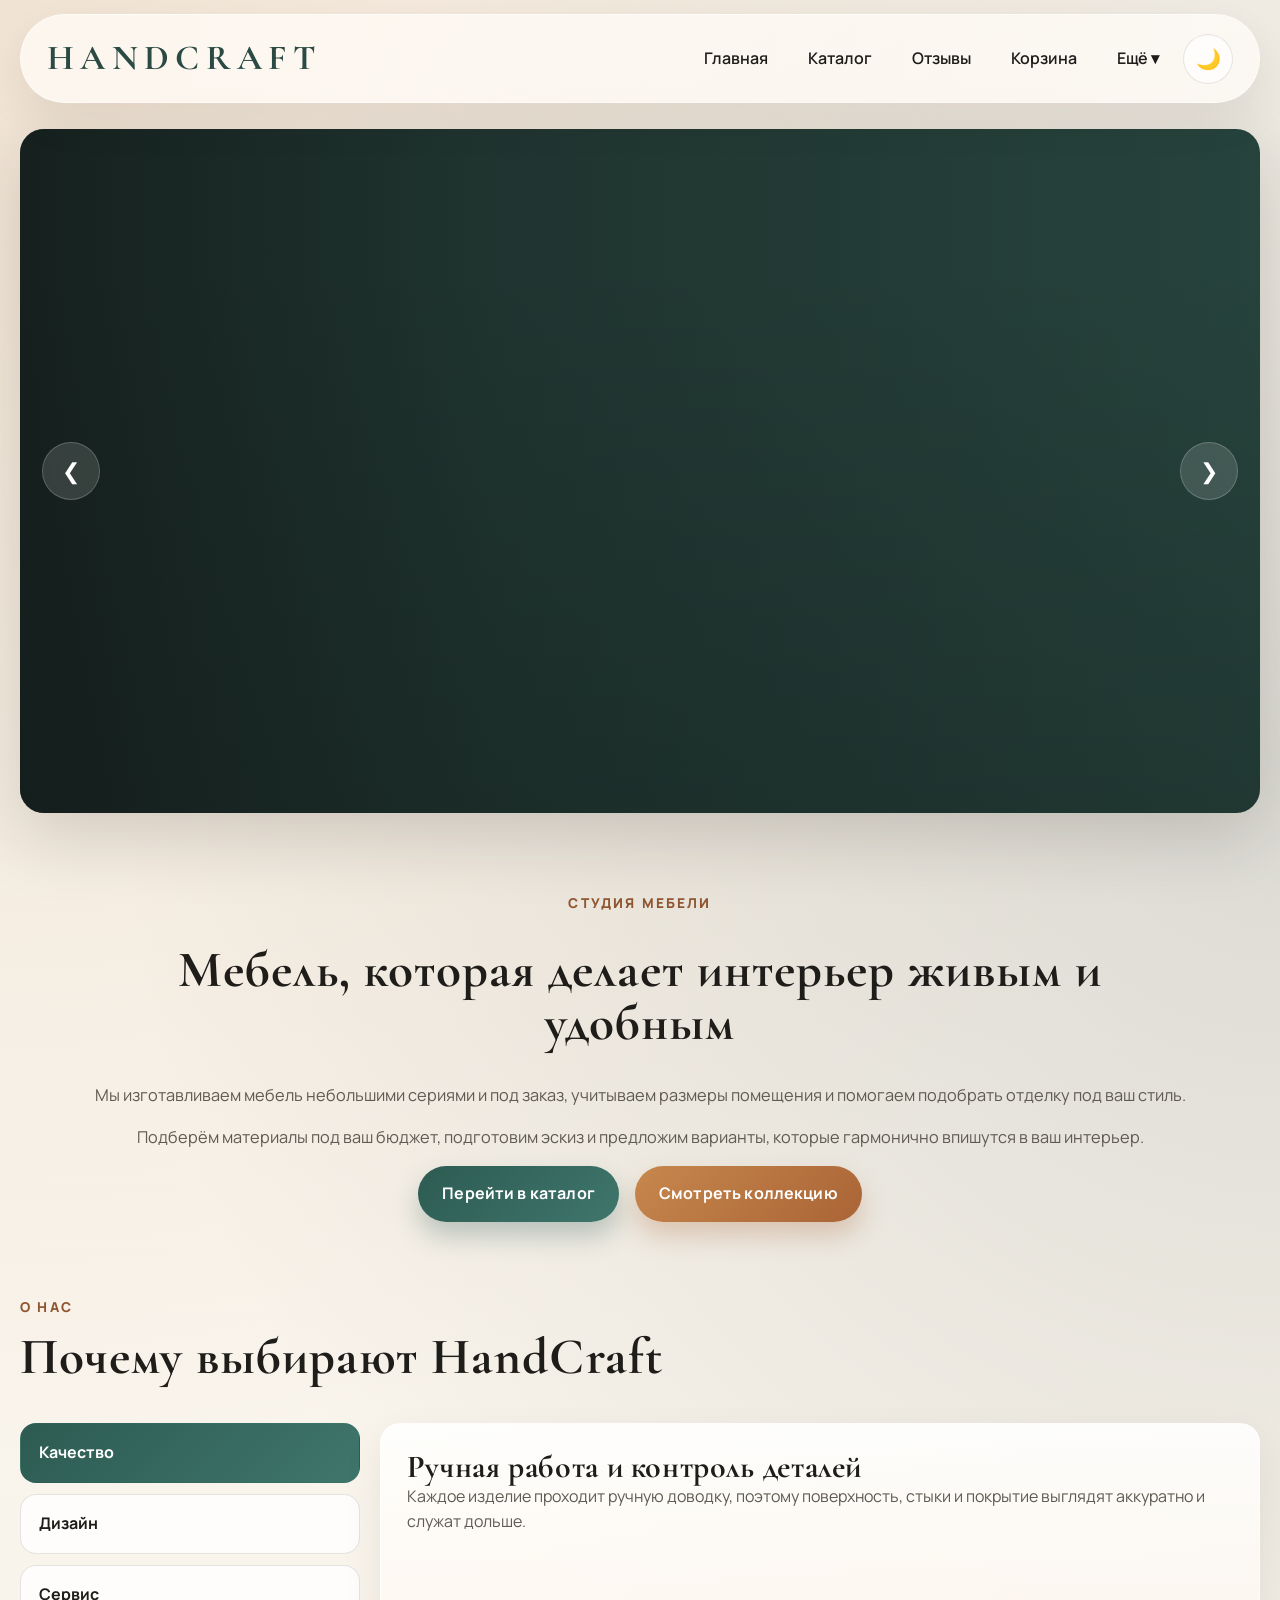
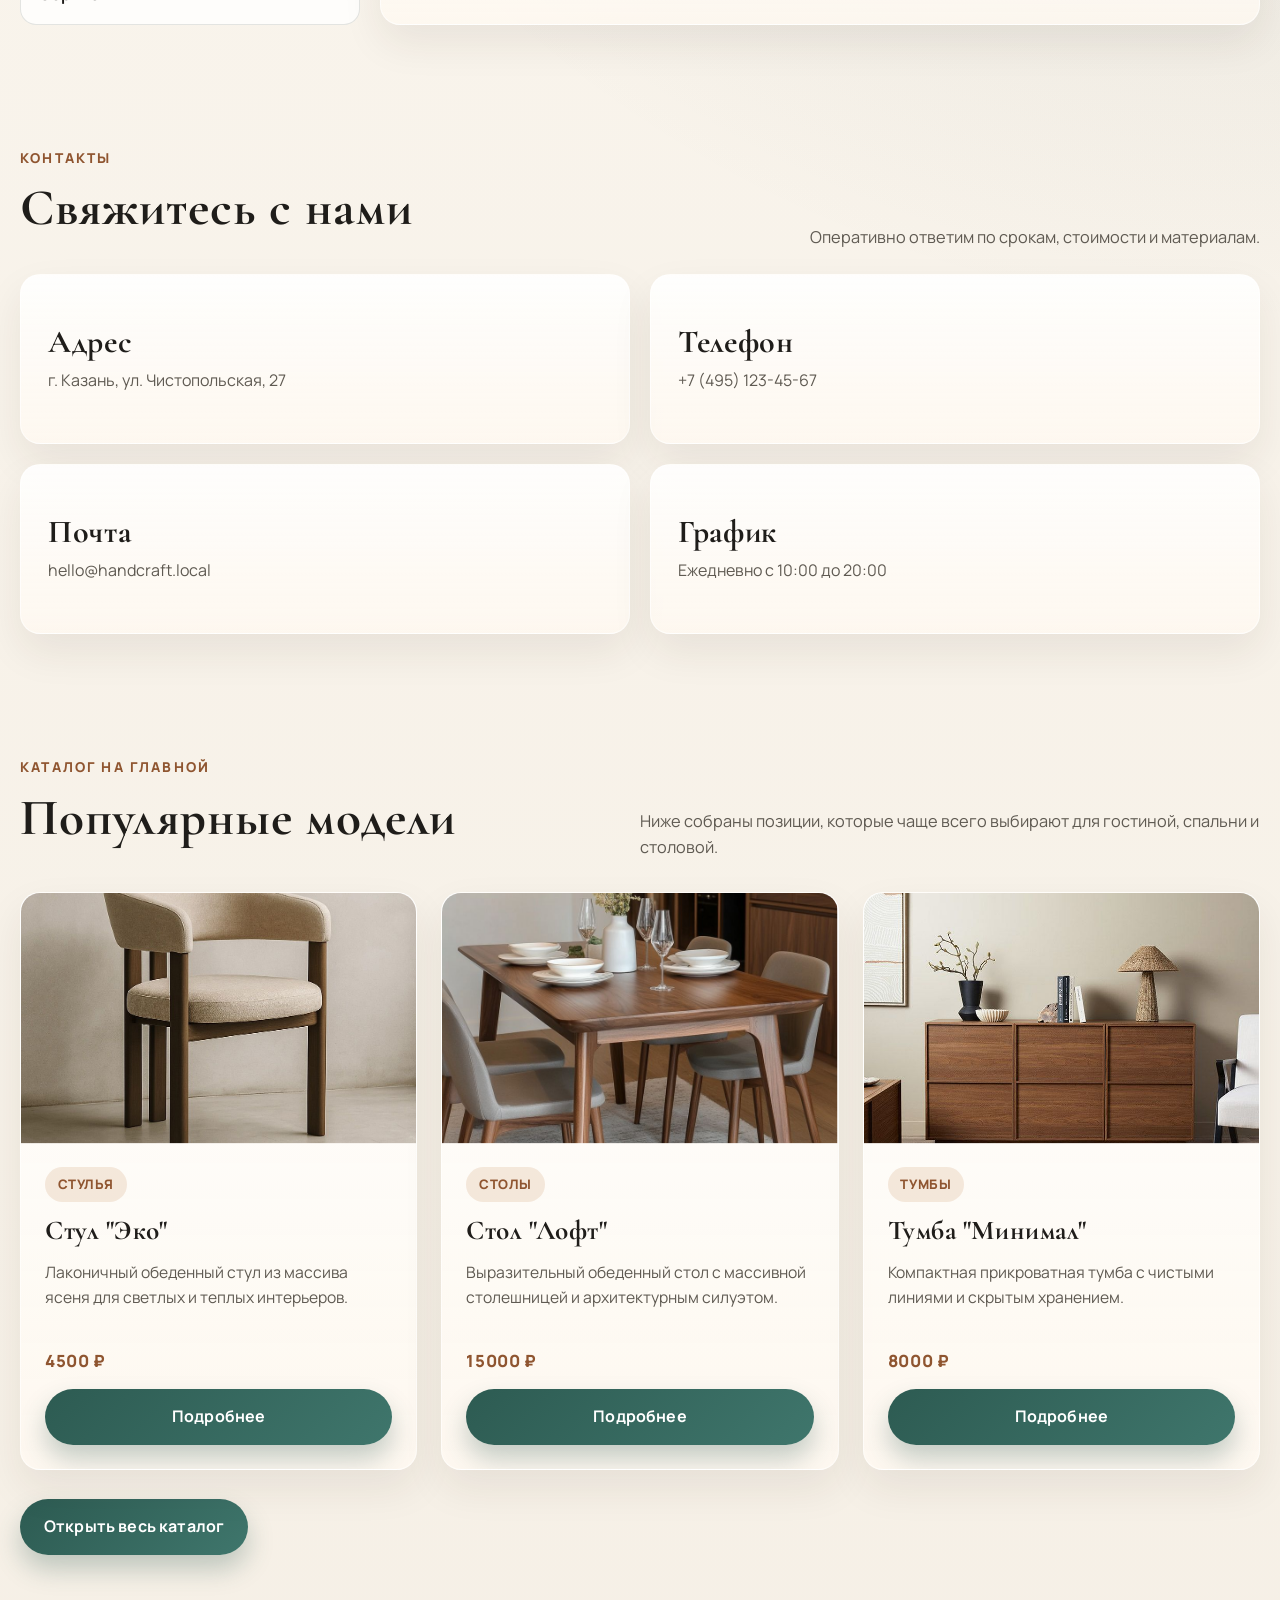
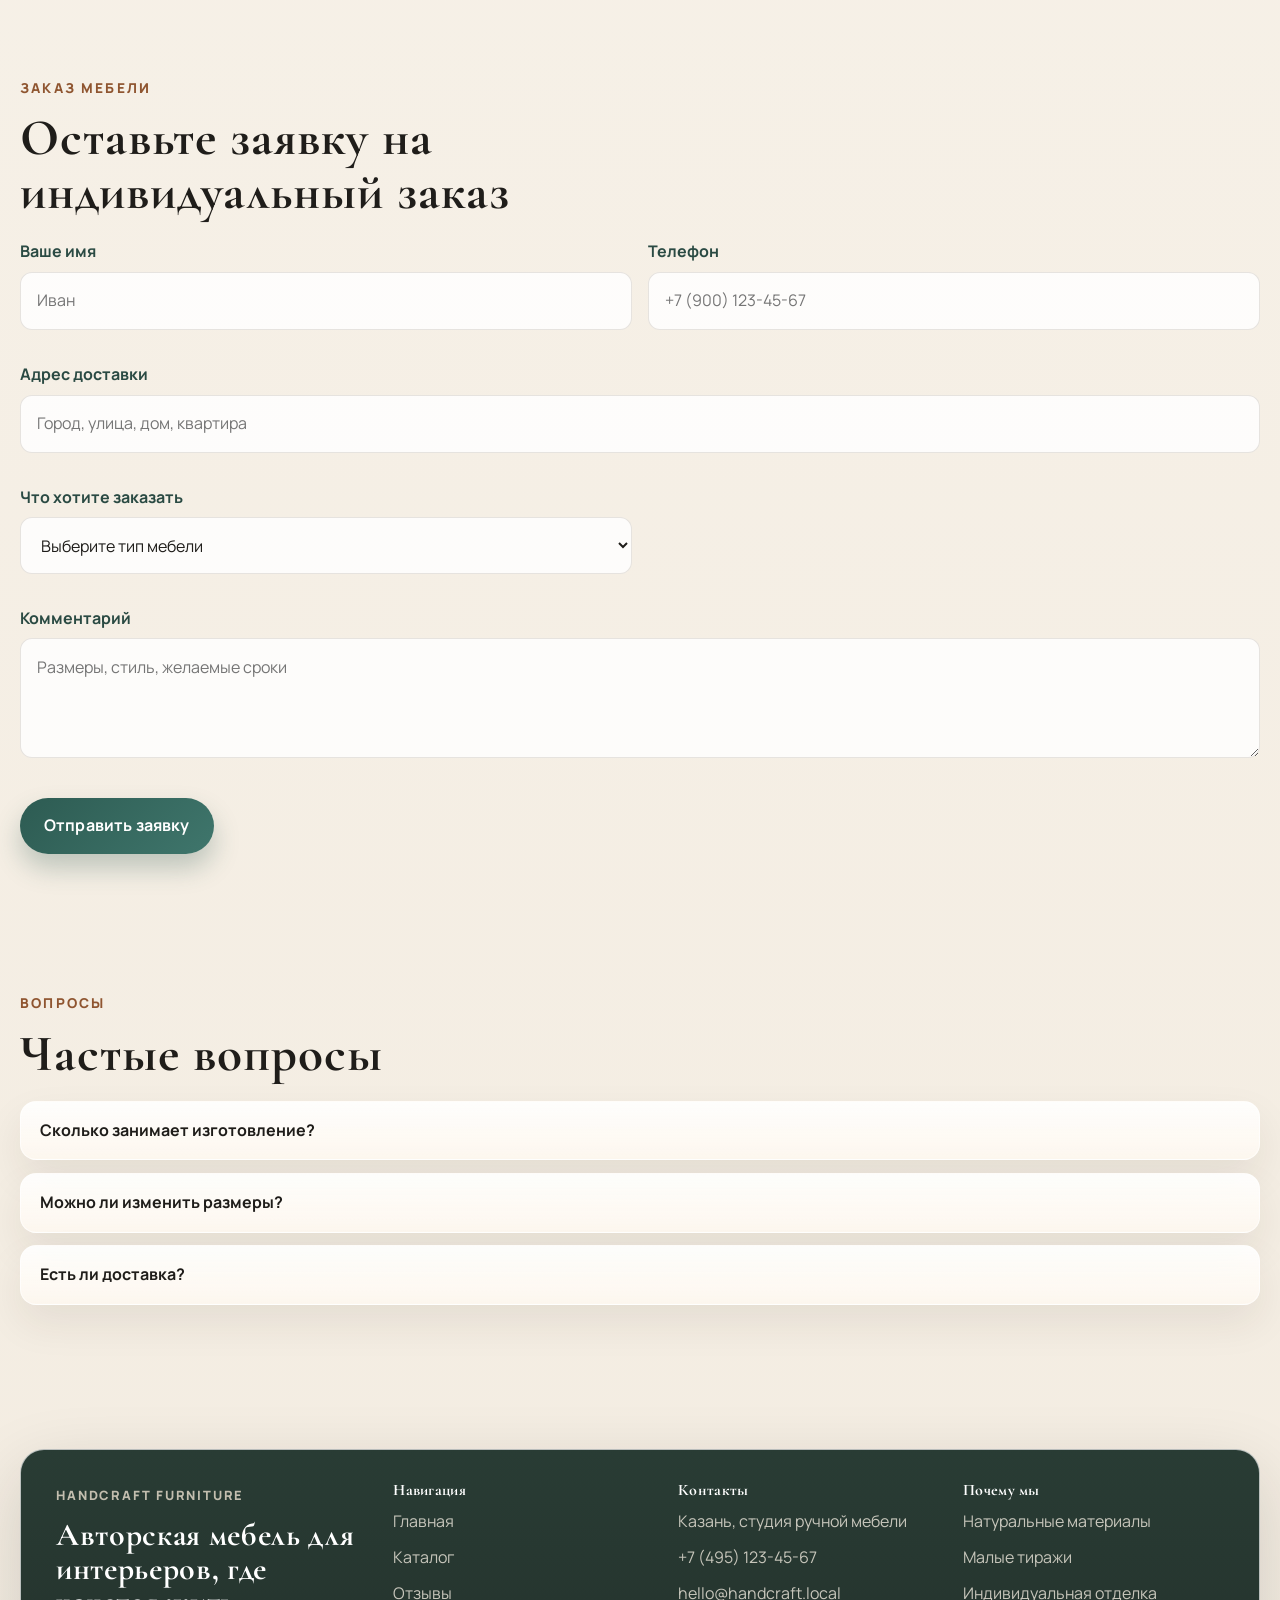
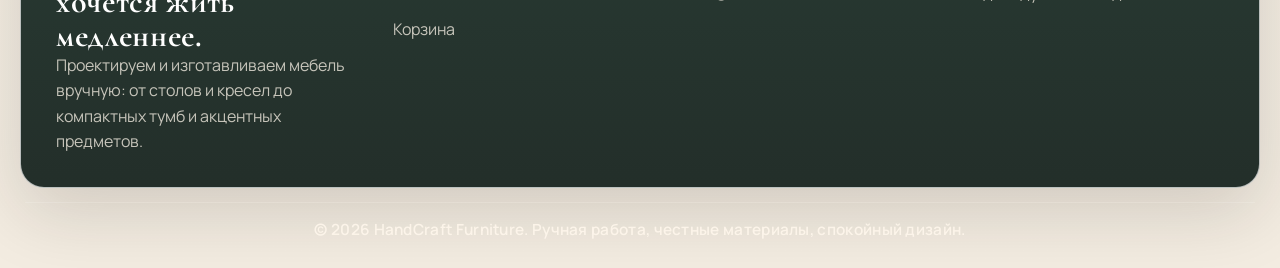
<file: index.html>
﻿<!DOCTYPE html>
<html lang="ru">
<head>
    <meta charset="UTF-8">
    <meta name="viewport" content="width=device-width, initial-scale=1.0">
    <title>HandCraft Furniture | Главная</title>
    <link rel="stylesheet" href="./assets/styles/style.css">
</head>
<body>
    <header>
        <nav>
            <a href="./index.html" class="logo">HANDCRAFT</a>
            <button class="burger" id="burger" type="button" aria-label="Открыть меню" aria-expanded="false">☰</button>
            <ul class="nav-links" id="nav-links">
                <li><a href="./index.html">Главная</a></li>
                <li><a href="./assets/catalog.html">Каталог</a></li>
                <li><a href="./assets/reviews.html">Отзывы</a></li>
                <li><a href="./assets/cart.html">Корзина</a></li>
                <li class="nav-dropdown">
                    <button class="nav-dropdown-toggle" type="button" aria-expanded="false">Ещё ▾</button>
                    <ul class="nav-dropdown-menu">
                        <li><a href="#home-catalog">Популярные</a></li>
                        <li><a href="#furniture-order-form">Заказ мебели</a></li>
                        <li><a href="./index.html#contacts-section">Контакты</a></li>
                    </ul>
                </li>
                <li class="nav-theme-item">
                    <button class="theme-toggle" id="theme-toggle" type="button" aria-label="Переключить тему">🌙</button>
                </li>
            </ul>
        </nav>
    </header>

    <main>
        <div class="slider-container fade-in">
            <div class="slides">
                <div class="slide">
                    <video class="slide-media" autoplay muted playsinline preload="auto">
                        <source src="./assets/mp4/video.mp4" type="video/mp4">
                    </video>
                </div>
                <div class="slide" style="background-image: url('./assets/img/slaider2.jpg');">
                    <div class="slide-content">
                        <h2>Натуральные материалы</h2>
                        <p>Дуб, ясень, бук и спокойные фактуры, которые красиво стареют со временем.</p>
                    </div>
                </div>
                <div class="slide" style="background-image: url('./assets/img/slider3.jpg');">
                    <div class="slide-content">
                        <h2>Для вашего интерьера</h2>
                        <p>Проектируем решения под квартиру, дом, студию и коммерческие пространства.</p>
                    </div>
                </div>
            </div>
            <button class="slider-btn prev">❮</button>
            <button class="slider-btn next">❯</button>
        </div>

        <section class="container fade-in hero-intro text-center">
            <span class="section-kicker">Студия мебели</span>
            <h2>Мебель, которая делает интерьер живым и удобным</h2>
            <p class="section-text section-text-wide">Мы изготавливаем мебель небольшими сериями и под заказ, учитываем размеры помещения и помогаем подобрать отделку под ваш стиль.</p>
            <p class="section-text section-text-wide">Подберём материалы под ваш бюджет, подготовим эскиз и предложим варианты, которые гармонично впишутся в ваш интерьер.</p>
            <div class="hero-actions">
                <a href="./assets/catalog.html" class="btn">Перейти в каталог</a>
                <a href="#home-catalog" class="btn btn-secondary">Смотреть коллекцию</a>
            </div>
        </section>

        <section class="container fade-in about-tabs-section">
            <div class="section-heading">
                <div>
                    <span class="section-kicker">О нас</span>
                    <h2>Почему выбирают HandCraft</h2>
                </div>
            </div>
            <div class="about-tabs" id="about-tabs">
                <div class="about-tabs-controls" role="tablist" aria-label="О компании">
                    <button class="about-tab-btn active" data-tab="quality" role="tab" aria-selected="true">Качество</button>
                    <button class="about-tab-btn" data-tab="design" role="tab" aria-selected="false">Дизайн</button>
                    <button class="about-tab-btn" data-tab="service" role="tab" aria-selected="false">Сервис</button>
                </div>
                <div class="about-tab-panels">
                    <article class="about-tab-panel active" data-panel="quality" role="tabpanel">
                        <h3>Ручная работа и контроль деталей</h3>
                        <p>Каждое изделие проходит ручную доводку, поэтому поверхность, стыки и покрытие выглядят аккуратно и служат дольше.</p>
                    </article>
                    <article class="about-tab-panel" data-panel="design" role="tabpanel">
                        <h3>Продуманный дизайн без перегруза</h3>
                        <p>Мы делаем модели с чистой геометрией, чтобы мебель сочеталась с современными и классическими интерьерами.</p>
                    </article>
                    <article class="about-tab-panel" data-panel="service" role="tabpanel">
                        <h3>Помогаем от идеи до заказа</h3>
                        <p>Подскажем размеры, материалы и варианты отделки, согласуем детали и держим вас в курсе по срокам изготовления.</p>
                    </article>
                </div>
            </div>
        </section>

        <section class="container fade-in contacts-section" id="contacts-section">
            <div class="section-heading">
                <div>
                    <span class="section-kicker">Контакты</span>
                    <h2>Свяжитесь с нами</h2>
                </div>
                <p class="section-text">Оперативно ответим по срокам, стоимости и материалам.</p>
            </div>
            <div class="contacts-grid">
                <article class="info-card contact-tile">
                    <h3>Адрес</h3>
                    <p>г. Казань, ул. Чистопольская, 27</p>
                </article>
                <article class="info-card contact-tile">
                    <h3>Телефон</h3>
                    <p>+7 (495) 123-45-67</p>
                </article>
                <article class="info-card contact-tile">
                    <h3>Почта</h3>
                    <p>hello@handcraft.local</p>
                </article>
                <article class="info-card contact-tile">
                    <h3>График</h3>
                    <p>Ежедневно с 10:00 до 20:00</p>
                </article>
            </div>
        </section>

        <section class="container fade-in" id="home-catalog">
            <div class="section-heading">
                <div>
                    <span class="section-kicker">Каталог на главной</span>
                    <h2>Популярные модели</h2>
                </div>
                <p class="section-text">Ниже собраны позиции, которые чаще всего выбирают для гостиной, спальни и столовой.</p>
            </div>
            <div class="grid" id="featured-catalog-grid"></div>
            <div class="section-actions">
                <a href="./assets/catalog.html" class="btn">Открыть весь каталог</a>
            </div>
        </section>

        <section class="container fade-in order-section">
            <span class="section-kicker">Заказ мебели</span>
            <h2>Оставьте заявку на индивидуальный заказ</h2>
            <form id="furniture-order-form" class="order-form" novalidate>
                <div class="form-group">
                    <label for="order-name">Ваше имя</label>
                    <input id="order-name" name="name" type="text" placeholder="Иван" required>
                </div>
                <div class="form-group">
                    <label for="order-phone">Телефон</label>
                    <input id="order-phone" name="phone" type="tel" placeholder="+7 (900) 123-45-67" required>
                </div>
                <div class="form-group form-group-full">
                    <label for="order-address">Адрес доставки</label>
                    <input id="order-address" name="address" type="text" placeholder="Город, улица, дом, квартира">
                </div>
                <div class="form-group">
                    <label for="order-item">Что хотите заказать</label>
                    <select id="order-item" name="item" required>
                        <option value="">Выберите тип мебели</option>
                        <option value="Стол">Стол</option>
                        <option value="Кровать">Кровать</option>
                        <option value="Шкаф / хранение">Шкаф / хранение</option>
                        <option value="Диван / кресло">Диван / кресло</option>
                        <option value="Другое">Другое</option>
                    </select>
                </div>
                <div class="form-group form-group-full">
                    <label for="order-comment">Комментарий</label>
                    <textarea id="order-comment" name="comment" placeholder="Размеры, стиль, желаемые сроки"></textarea>
                </div>
                <div class="form-group form-group-full">
                    <button class="btn" type="submit">Отправить заявку</button>
                </div>
            </form>
        </section>

        <section class="container fade-in faq-section">
            <span class="section-kicker">Вопросы</span>
            <h2>Частые вопросы</h2>
            <div class="accordion" id="faq-accordion">
                <article class="accordion-item">
                    <button class="accordion-trigger" type="button">Сколько занимает изготовление?</button>
                    <div class="accordion-content">
                        <p>Обычно от 7 до 24 дней в зависимости от сложности и выбранных материалов.</p>
                    </div>
                </article>
                <article class="accordion-item">
                    <button class="accordion-trigger" type="button">Можно ли изменить размеры?</button>
                    <div class="accordion-content">
                        <p>Да, большинство моделей адаптируем по размерам и отделке под ваш интерьер.</p>
                    </div>
                </article>
                <article class="accordion-item">
                    <button class="accordion-trigger" type="button">Есть ли доставка?</button>
                    <div class="accordion-content">
                        <p>Доставляем по городу и в соседние регионы, стоимость рассчитывается при подтверждении заказа.</p>
                    </div>
                </article>
            </div>
        </section>
    </main>

    <script src="./assets/scripts/main.js"></script>
</body>
</html>
</file>
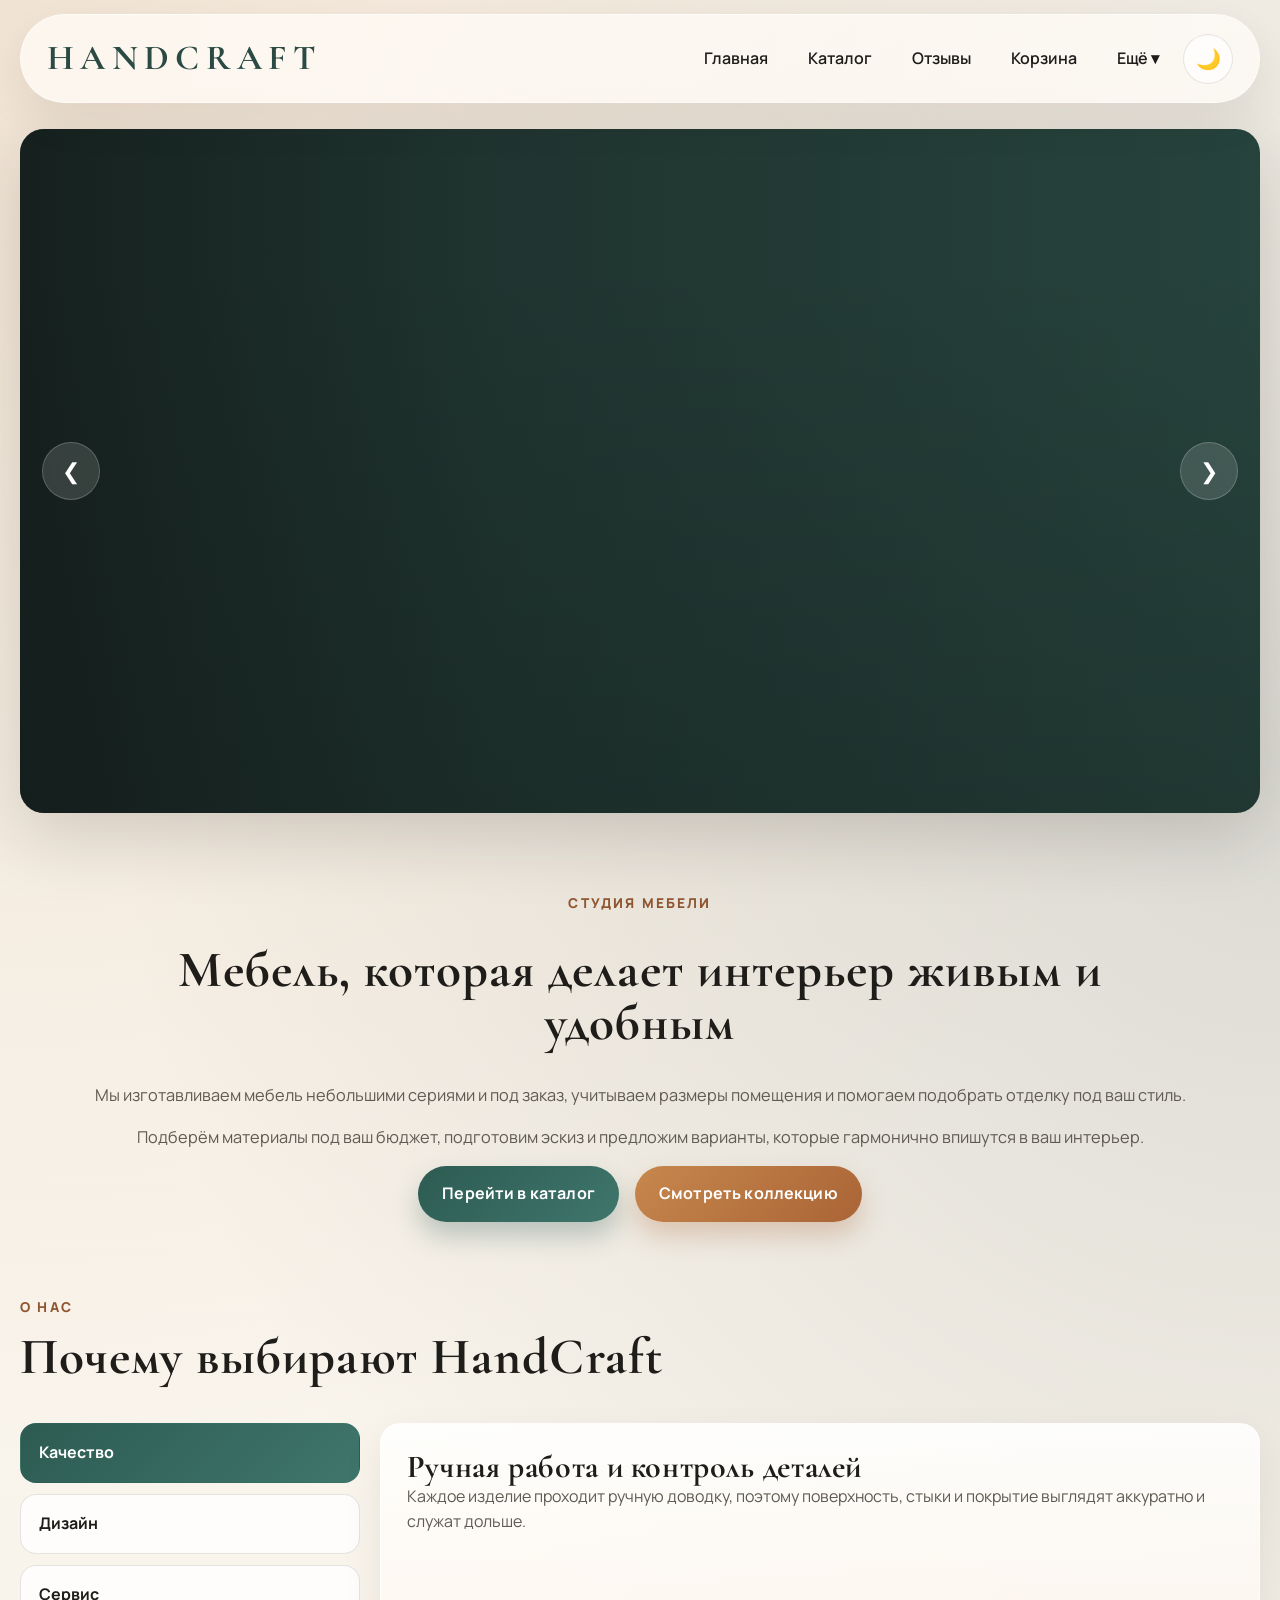
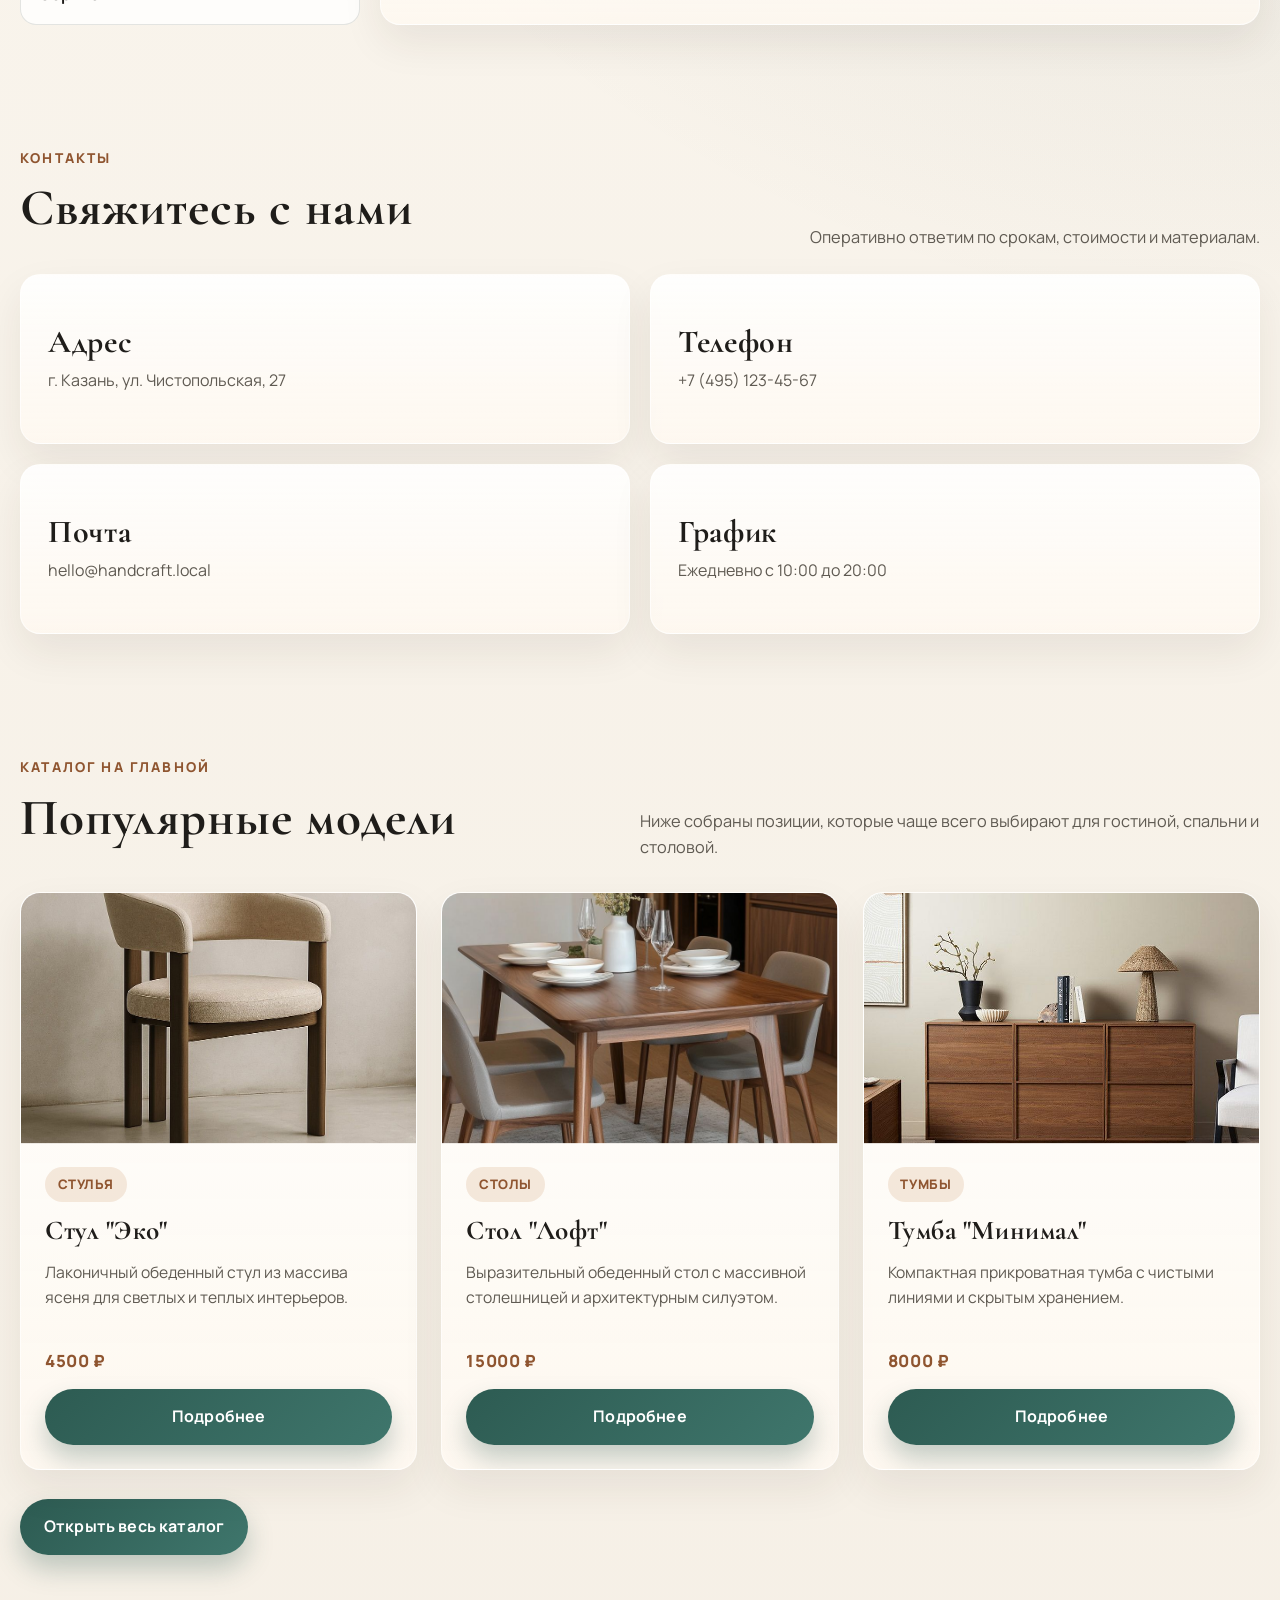
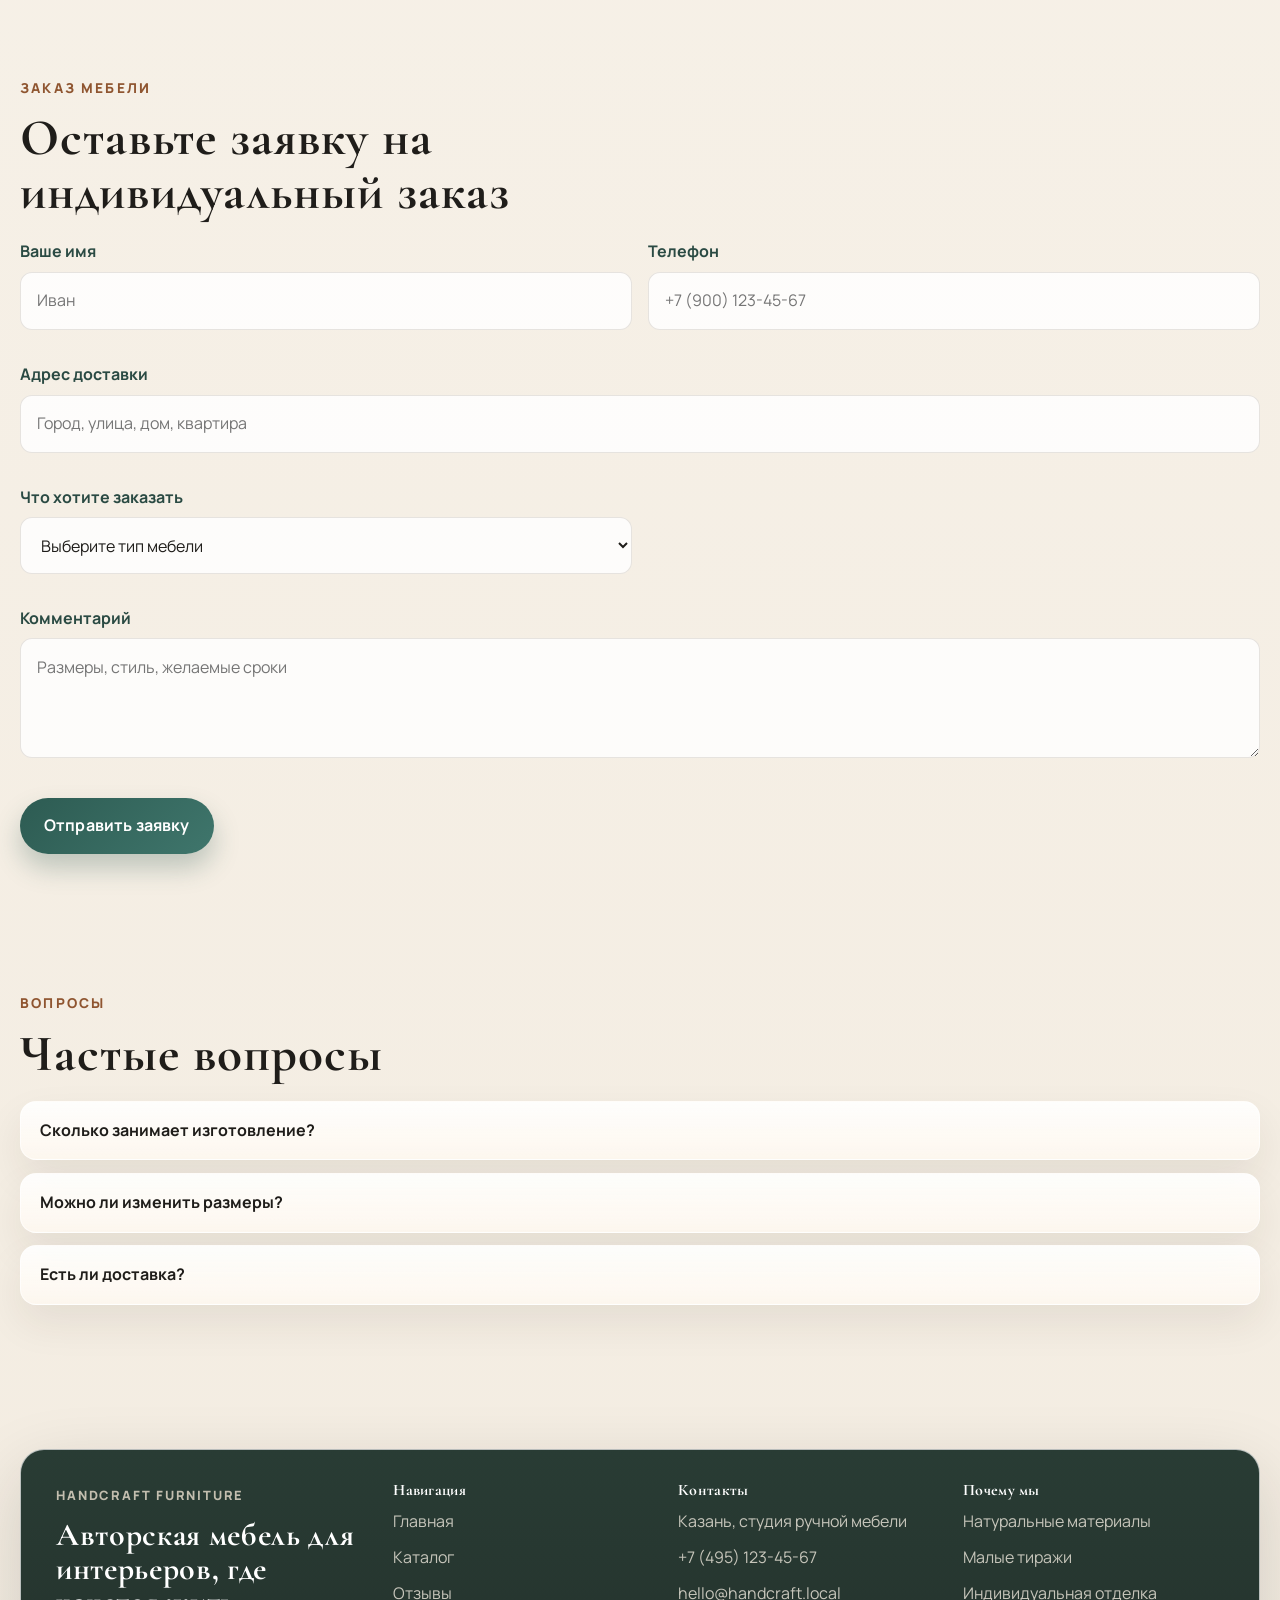
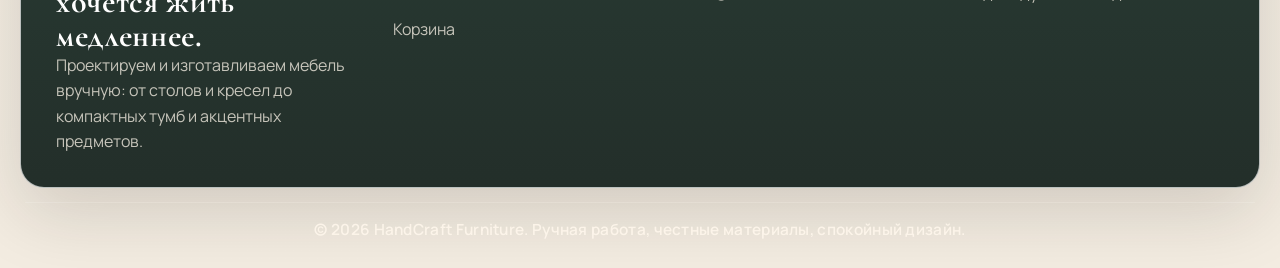
<file: assets/admin.html>
﻿<!DOCTYPE html>
<html lang="ru">
<head>
    <meta charset="UTF-8">
    <meta name="viewport" content="width=device-width, initial-scale=1.0">
    <title>РђРґРјРёРЅ-РїР°РЅРµР»СЊ | HandCraft</title>
    <link rel="stylesheet" href="./styles/style.css">
</head>
<body>
    <!-- РЁР°РїРєР° Р°РґРјРёРЅРёСЃС‚СЂР°С‚РёРІРЅРѕР№ РїР°РЅРµР»Рё -->
    <header>
        <nav>
            <a href="../index.html" class="logo">HANDCRAFT (ADMIN)</a>
            <button class="burger" id="burger" type="button" aria-label="Открыть меню" aria-expanded="false">☰</button>
            <!-- РЎСЃС‹Р»РєРё Р°РґРјРёРЅРёСЃС‚СЂР°С‚РѕСЂР° -->
            <ul class="nav-links" id="nav-links">
                <li><a href="../index.html">РќР° СЃР°Р№С‚</a></li>
                <li id="nav-auth"><a href="#" id="logout-btn">Р’С‹Р№С‚Рё</a></li>
            </ul>
        </nav>
    </header>

    <!-- РћСЃРЅРѕРІРЅРѕРµ СЃРѕРґРµСЂР¶РёРјРѕРµ РїР°РЅРµР»Рё СѓРїСЂР°РІР»РµРЅРёСЏ -->
    <main class="container fade-in">
        <h1>РџР°РЅРµР»СЊ СѓРїСЂР°РІР»РµРЅРёСЏ</h1>
        
        <!-- Р Р°Р·РґРµР» СѓРїСЂР°РІР»РµРЅРёСЏ С‚РѕРІР°СЂР°РјРё -->
        <section style="margin-top:2rem;" class="admin-section">
            <div class="admin-section__head">
                <div>
                    <h2>РЈРїСЂР°РІР»РµРЅРёРµ С‚РѕРІР°СЂР°РјРё</h2>
                    <p class="admin-section__note">Р”РѕР±Р°РІР»СЏР№С‚Рµ РЅРѕРІС‹Рµ РїРѕР·РёС†РёРё Рё СЂРµРґР°РєС‚РёСЂСѓР№С‚Рµ СЃСѓС‰РµСЃС‚РІСѓСЋС‰РёРµ РІ РѕС‚РґРµР»СЊРЅРѕРј РѕРєРЅРµ.</p>
                </div>
                <button class="btn admin-save-btn" id="admin-open-product-modal" type="button">Р”РѕР±Р°РІРёС‚СЊ С‚РѕРІР°СЂ</button>
            </div>
            <table>
                <thead>
                    <tr><th>ID</th><th>РќР°Р·РІР°РЅРёРµ</th><th>Р¦РµРЅР°</th><th>Р”РµР№СЃС‚РІРёСЏ</th></tr>
                </thead>
                <tbody id="admin-products"></tbody>
            </table>
        </section>

        <!-- Р Р°Р·РґРµР» РїСЂРѕСЃРјРѕС‚СЂР° Рё РёР·РјРµРЅРµРЅРёСЏ Р·Р°РєР°Р·РѕРІ -->
        <section style="margin-top:2rem;" class="admin-section">
            <h2>Р—Р°РєР°Р·С‹ РєР»РёРµРЅС‚РѕРІ</h2>
            <table>
                <thead>
                    <tr><th>ID Р—Р°РєР°Р·Р°</th><th>РљР»РёРµРЅС‚</th><th>РЎСѓРјРјР°</th><th>РЎС‚Р°С‚СѓСЃ</th><th>Р”РµР№СЃС‚РІРёСЏ</th></tr>
                </thead>
                <tbody id="admin-orders"></tbody>
            </table>
        </section>

        <!-- Р Р°Р·РґРµР» СѓРїСЂР°РІР»РµРЅРёСЏ РѕС‚Р·С‹РІР°РјРё -->
        <section style="margin-top:2rem;" class="admin-section">
            <div class="admin-section__head">
                <div>
                    <h2>РћС‚Р·С‹РІС‹ РєР»РёРµРЅС‚РѕРІ</h2>
                    <p class="admin-section__note">Р”РѕР±Р°РІР»СЏР№С‚Рµ Рё СЂРµРґР°РєС‚РёСЂСѓР№С‚Рµ РѕС‚Р·С‹РІС‹ Р±РµР· РїСЂРѕРєСЂСѓС‚РєРё СЃС‚СЂР°РЅРёС†С‹ РЅР°РІРµСЂС….</p>
                </div>
                <button class="btn admin-save-btn" id="admin-open-review-modal" type="button">Р”РѕР±Р°РІРёС‚СЊ РѕС‚Р·С‹РІ</button>
            </div>
            <table>
                <thead>
                    <tr><th>ID</th><th>РљР»РёРµРЅС‚</th><th>РћС†РµРЅРєР°</th><th>РћС‚Р·С‹РІ</th><th>Р”РµР№СЃС‚РІРёСЏ</th></tr>
                </thead>
                <tbody id="admin-reviews"></tbody>
            </table>
        </section>
    </main>

    <!-- РњРѕРґР°Р»СЊРЅРѕРµ РѕРєРЅРѕ СЂРµРґР°РєС‚РёСЂРѕРІР°РЅРёСЏ С‚РѕРІР°СЂР° -->
    <div class="admin-modal" id="product-editor-modal" aria-hidden="true">
        <div class="admin-modal__backdrop" data-admin-modal-close="product-editor-modal"></div>
        <div class="admin-modal__panel admin-modal__panel--wide" role="dialog" aria-modal="true" aria-labelledby="product-editor-title">
            <button class="admin-modal__close" type="button" data-admin-modal-close="product-editor-modal" aria-label="Р—Р°РєСЂС‹С‚СЊ РѕРєРЅРѕ">Г—</button>
            <div class="admin-modal__header">
                <span class="admin-modal__eyebrow">HandCraft Admin</span>
                <h3 id="product-editor-title">Р”РѕР±Р°РІРёС‚СЊ С‚РѕРІР°СЂ</h3>
                <p id="product-editor-subtitle">Р—Р°РїРѕР»РЅРёС‚Рµ РєР°СЂС‚РѕС‡РєСѓ С‚РѕРІР°СЂР° Рё СЃРѕС…СЂР°РЅРёС‚Рµ РёР·РјРµРЅРµРЅРёСЏ.</p>
            </div>
            <div class="admin-form-grid">
                <input type="hidden" id="prod-id">
                <div class="admin-form-field">
                    <label for="prod-name">РќР°Р·РІР°РЅРёРµ</label>
                    <input type="text" id="prod-name" placeholder="РќР°Р·РІР°РЅРёРµ С‚РѕРІР°СЂР°">
                </div>
                <div class="admin-form-field">
                    <label for="prod-category">РљР°С‚РµРіРѕСЂРёСЏ</label>
                    <input type="text" id="prod-category" placeholder="РљР°С‚РµРіРѕСЂРёСЏ">
                </div>
                <div class="admin-form-field admin-form-field--full">
                    <label for="prod-lead">РљСЂР°С‚РєРёР№ Р°РЅРѕРЅСЃ</label>
                    <input type="text" id="prod-lead" placeholder="РљСЂР°С‚РєРёР№ Р°РЅРѕРЅСЃ">
                </div>
                <div class="admin-form-field">
                    <label for="prod-price">Р¦РµРЅР°</label>
                    <input type="number" id="prod-price" placeholder="Р¦РµРЅР°">
                </div>
                <div class="admin-form-field">
                    <label for="prod-img">URL РєР°СЂС‚РёРЅРєРё</label>
                    <input type="text" id="prod-img" placeholder="URL РєР°СЂС‚РёРЅРєРё">
                </div>
                <div class="admin-form-field">
                    <label for="prod-material">РњР°С‚РµСЂРёР°Р»С‹</label>
                    <input type="text" id="prod-material" placeholder="РњР°С‚РµСЂРёР°Р»С‹">
                </div>
                <div class="admin-form-field">
                    <label for="prod-dimensions">Р Р°Р·РјРµСЂС‹</label>
                    <input type="text" id="prod-dimensions" placeholder="Р Р°Р·РјРµСЂС‹">
                </div>
                <div class="admin-form-field admin-form-field--full">
                    <label for="prod-production">РЎСЂРѕРє РёР·РіРѕС‚РѕРІР»РµРЅРёСЏ</label>
                    <input type="text" id="prod-production" placeholder="РЎСЂРѕРє РёР·РіРѕС‚РѕРІР»РµРЅРёСЏ">
                </div>
                <div class="admin-form-field admin-form-field--full">
                    <label for="prod-desc">РћРїРёСЃР°РЅРёРµ</label>
                    <textarea id="prod-desc" placeholder="РћРїРёСЃР°РЅРёРµ"></textarea>
                </div>
                <div class="admin-form-field admin-form-field--full">
                    <label for="prod-details">РџСЂРµРёРјСѓС‰РµСЃС‚РІР° С‚РѕРІР°СЂР°</label>
                    <textarea id="prod-details" placeholder="РљР°Р¶РґРѕРµ РїСЂРµРёРјСѓС‰РµСЃС‚РІРѕ СЃ РЅРѕРІРѕР№ СЃС‚СЂРѕРєРё"></textarea>
                </div>
            </div>
            <div class="admin-form-actions">
                <button class="btn admin-save-btn" id="admin-save-product" type="button">РЎРѕС…СЂР°РЅРёС‚СЊ С‚РѕРІР°СЂ</button>
                <button class="btn btn-secondary btn-small" id="admin-clear-product" type="button">РћС‡РёСЃС‚РёС‚СЊ</button>
                <button class="btn btn-secondary btn-small" id="admin-cancel-product" type="button" data-admin-modal-close="product-editor-modal">Р—Р°РєСЂС‹С‚СЊ</button>
            </div>
        </div>
    </div>

    <!-- РњРѕРґР°Р»СЊРЅРѕРµ РѕРєРЅРѕ СЂРµРґР°РєС‚РёСЂРѕРІР°РЅРёСЏ РѕС‚Р·С‹РІР° -->
    <div class="admin-modal" id="review-editor-modal" aria-hidden="true">
        <div class="admin-modal__backdrop" data-admin-modal-close="review-editor-modal"></div>
        <div class="admin-modal__panel" role="dialog" aria-modal="true" aria-labelledby="review-editor-title">
            <button class="admin-modal__close" type="button" data-admin-modal-close="review-editor-modal" aria-label="Р—Р°РєСЂС‹С‚СЊ РѕРєРЅРѕ">Г—</button>
            <div class="admin-modal__header">
                <span class="admin-modal__eyebrow">HandCraft Admin</span>
                <h3 id="review-editor-title">Р”РѕР±Р°РІРёС‚СЊ РѕС‚Р·С‹РІ</h3>
                <p id="review-editor-subtitle">РР·РјРµРЅРµРЅРёСЏ СЃРѕС…СЂР°РЅСЏСЋС‚СЃСЏ С‚РѕР»СЊРєРѕ РїРѕСЃР»Рµ РїРѕРґС‚РІРµСЂР¶РґРµРЅРёСЏ.</p>
            </div>
            <div class="admin-form-grid admin-form-grid--single">
                <input type="hidden" id="review-id">
                <div class="admin-form-field">
                    <label for="review-name">РРјСЏ РєР»РёРµРЅС‚Р°</label>
                    <input type="text" id="review-name" placeholder="РРјСЏ РєР»РёРµРЅС‚Р°">
                </div>
                <div class="admin-form-field">
                    <label for="review-rating">РћС†РµРЅРєР°</label>
                    <select id="review-rating">
                        <option value="5">в­ђв­ђв­ђв­ђв­ђ (5)</option>
                        <option value="4">в­ђв­ђв­ђв­ђ (4)</option>
                        <option value="3">в­ђв­ђв­ђ (3)</option>
                        <option value="2">в­ђв­ђ (2)</option>
                        <option value="1">в­ђ (1)</option>
                    </select>
                </div>
                <div class="admin-form-field admin-form-field--full">
                    <label for="review-text">РўРµРєСЃС‚ РѕС‚Р·С‹РІР°</label>
                    <textarea id="review-text" placeholder="РўРµРєСЃС‚ РѕС‚Р·С‹РІР°"></textarea>
                </div>
            </div>
            <div class="admin-form-actions">
                <button class="btn admin-save-btn" id="admin-save-review" type="button">РЎРѕС…СЂР°РЅРёС‚СЊ РѕС‚Р·С‹РІ</button>
                <button class="btn btn-secondary btn-small" id="admin-clear-review" type="button">РћС‡РёСЃС‚РёС‚СЊ</button>
                <button class="btn btn-secondary btn-small" id="admin-cancel-review" type="button" data-admin-modal-close="review-editor-modal">Р—Р°РєСЂС‹С‚СЊ</button>
            </div>
        </div>
    </div>

    <script src="./scripts/main.js"></script>
</body>
</html>
</file>
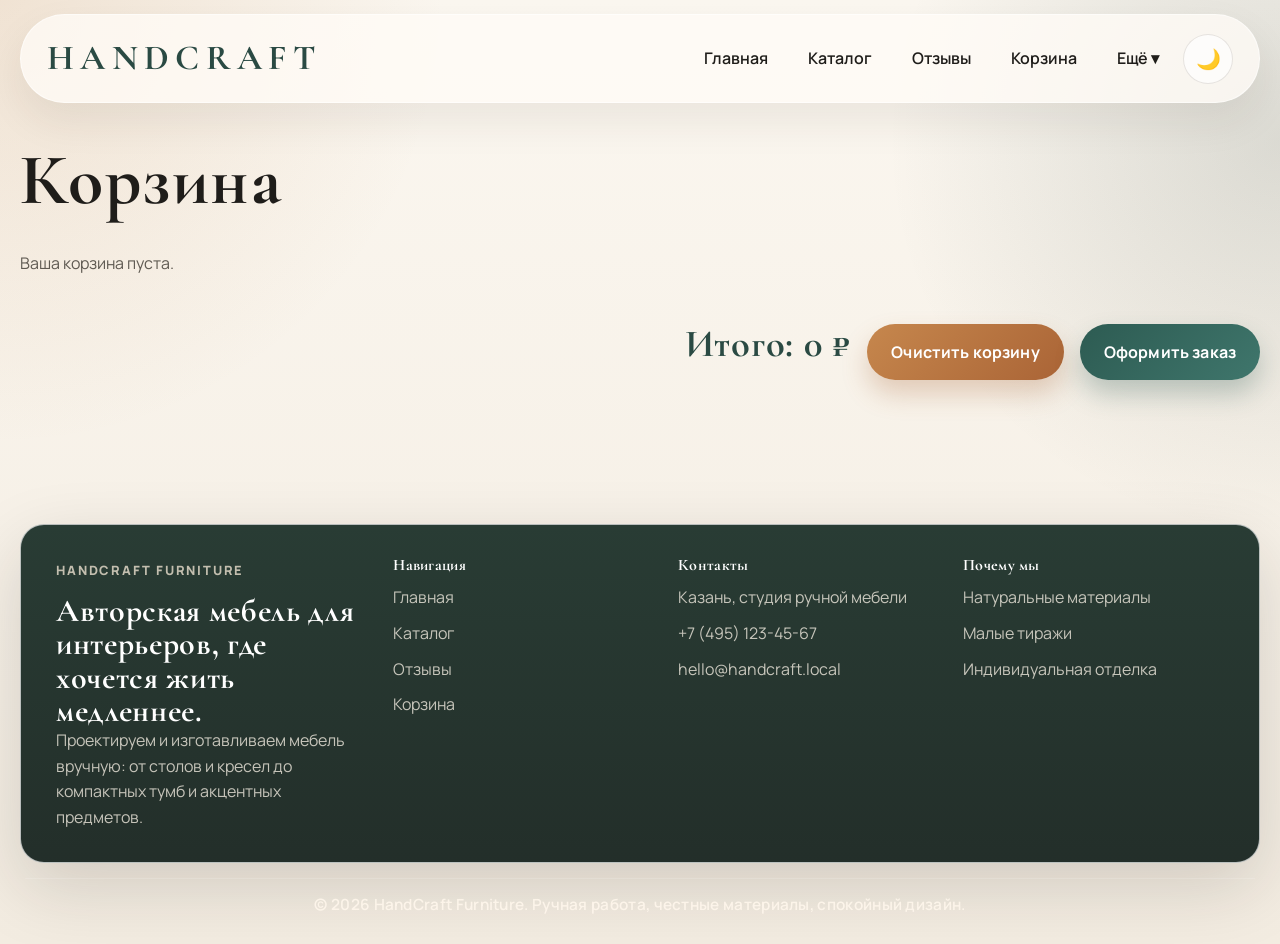
<file: assets/cart.html>
﻿<!DOCTYPE html>
<html lang="ru">
<head>
    <meta charset="UTF-8">
    <meta name="viewport" content="width=device-width, initial-scale=1.0">
    <title>Корзина | HandCraft</title>
    <link rel="stylesheet" href="./styles/style.css">
</head>
<body>
    <!-- Общая шапка сайта -->
    <header>
        <nav>
            <a href="../index.html" class="logo">HANDCRAFT</a>
            <button class="burger" id="burger" type="button" aria-label="Открыть меню" aria-expanded="false">☰</button>
            <ul class="nav-links" id="nav-links">
                <li><a href="../index.html">Главная</a></li>
                <li><a href="./catalog.html">Каталог</a></li>
                <li><a href="./reviews.html">Отзывы</a></li>
                <li><a href="./cart.html">Корзина</a></li>
                <li class="nav-dropdown">
                    <button class="nav-dropdown-toggle" type="button" aria-expanded="false">Ещё ▾</button>
                    <ul class="nav-dropdown-menu">
                        <li><a href="../index.html#home-catalog">Популярные</a></li>
                        <li><a href="../index.html#furniture-order-form">Заказ мебели</a></li>
                        <li><a href="../index.html#contacts-section">Контакты</a></li>
                    </ul>
                </li>
                <li class="nav-theme-item">
                    <button class="theme-toggle" id="theme-toggle" type="button" aria-label="Переключить тему">🌙</button>
                </li>
            </ul>
        </nav>
    </header>

    <!-- Корзина и оформление заказа -->
    <main class="container fade-in">
        <h1>Корзина</h1>
        <!-- Список товаров в корзине (рендерится через JS) -->
        <div id="cart-content" class="cart-list" style="margin-top:2rem;"></div>
        <!-- Итоговая сумма и действия -->
        <div class="cart-summary" style="margin-top:2rem; text-align:right;">
            <h3 id="cart-total">Итого: 0 ₽</h3>
            <button class="btn btn-secondary" id="clear-cart-btn" style="margin-top:1rem;">Очистить корзину</button>
            <button class="btn" id="checkout-btn" style="margin-top:1rem;">Оформить заказ</button>
        </div>
    </main>

    <script src="./scripts/main.js"></script>
</body>
</html>
</file>
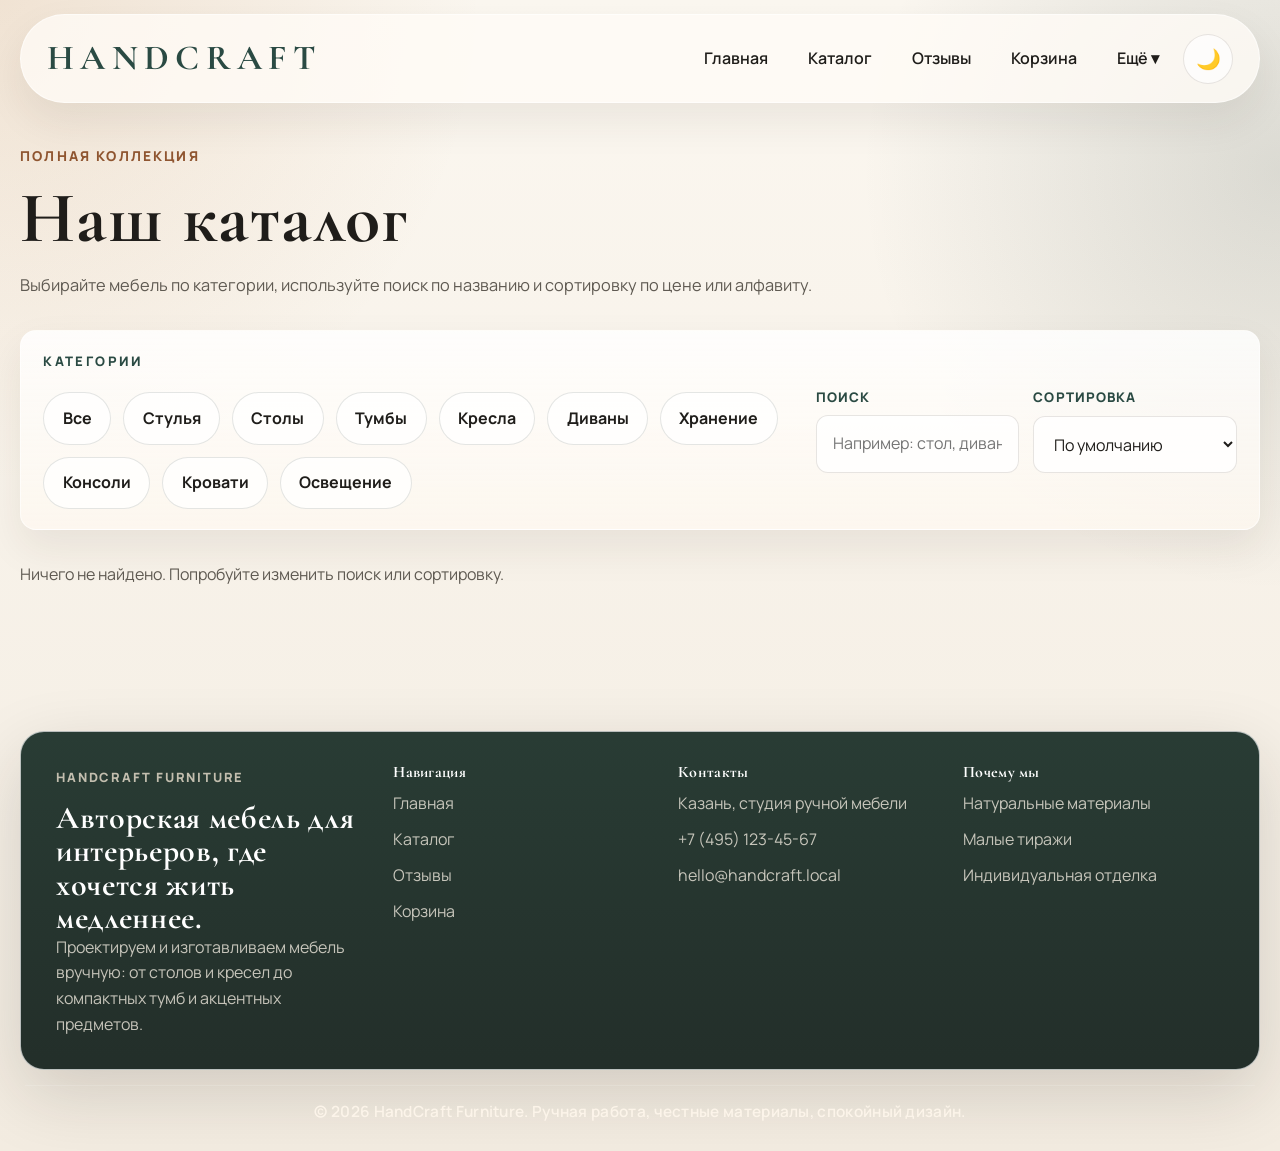
<file: assets/catalog.html>
﻿<!DOCTYPE html>
<html lang="ru">
<head>
    <meta charset="UTF-8">
    <meta name="viewport" content="width=device-width, initial-scale=1.0">
    <title>Каталог | HandCraft</title>
    <link rel="stylesheet" href="./styles/style.css">
</head>
<body>
    <!-- Общая шапка сайта -->
    <header>
        <nav>
            <a href="../index.html" class="logo">HANDCRAFT</a>
            <button class="burger" id="burger" type="button" aria-label="Открыть меню" aria-expanded="false">☰</button>
            <ul class="nav-links" id="nav-links">
                <li><a href="../index.html">Главная</a></li>
                <li><a href="./catalog.html">Каталог</a></li>
                <li><a href="./reviews.html">Отзывы</a></li>
                <li><a href="./cart.html">Корзина</a></li>
                <li class="nav-dropdown">
                    <button class="nav-dropdown-toggle" type="button" aria-expanded="false">Ещё ▾</button>
                    <ul class="nav-dropdown-menu">
                        <li><a href="../index.html#home-catalog">Популярные</a></li>
                        <li><a href="../index.html#furniture-order-form">Заказ мебели</a></li>
                        <li><a href="../index.html#contacts-section">Контакты</a></li>
                    </ul>
                </li>
                <li class="nav-theme-item">
                    <button class="theme-toggle" id="theme-toggle" type="button" aria-label="Переключить тему">🌙</button>
                </li>
            </ul>
        </nav>
    </header>

    <!-- Каталог: фильтры и сетка товаров -->
    <main class="container fade-in">
        <span class="section-kicker">Полная коллекция</span>
        <h1 style="margin-bottom: 1rem;">Наш каталог</h1>
        <p class="section-text section-text-wide">Выбирайте мебель по категории, используйте поиск по названию и сортировку по цене или алфавиту.</p>

        <!-- Панель фильтрации и сортировки -->
        <div class="catalog-toolbar fade-in">
            <div class="catalog-filter-block">
                <span class="catalog-toolbar-label">Категории</span>
                <div class="category-pills" id="catalog-categories" data-active-category="Все"></div>
            </div>
            <div class="catalog-controls">
                <div class="catalog-control">
                    <label for="catalog-search">Поиск</label>
                    <input type="text" id="catalog-search" placeholder="Например: стол, диван, кровать">
                </div>
                <div class="catalog-control">
                    <label for="catalog-sort">Сортировка</label>
                    <select id="catalog-sort">
                        <option value="default">По умолчанию</option>
                        <option value="price-asc">Цена: по возрастанию</option>
                        <option value="price-desc">Цена: по убыванию</option>
                        <option value="name-asc">Название: А-Я</option>
                        <option value="name-desc">Название: Я-А</option>
                    </select>
                </div>
            </div>
        </div>

        <!-- Карточки подгружаются из main.js -->
        <div class="grid" id="catalog-grid"></div>
    </main>

    <script src="./scripts/main.js"></script>
</body>
</html>
</file>
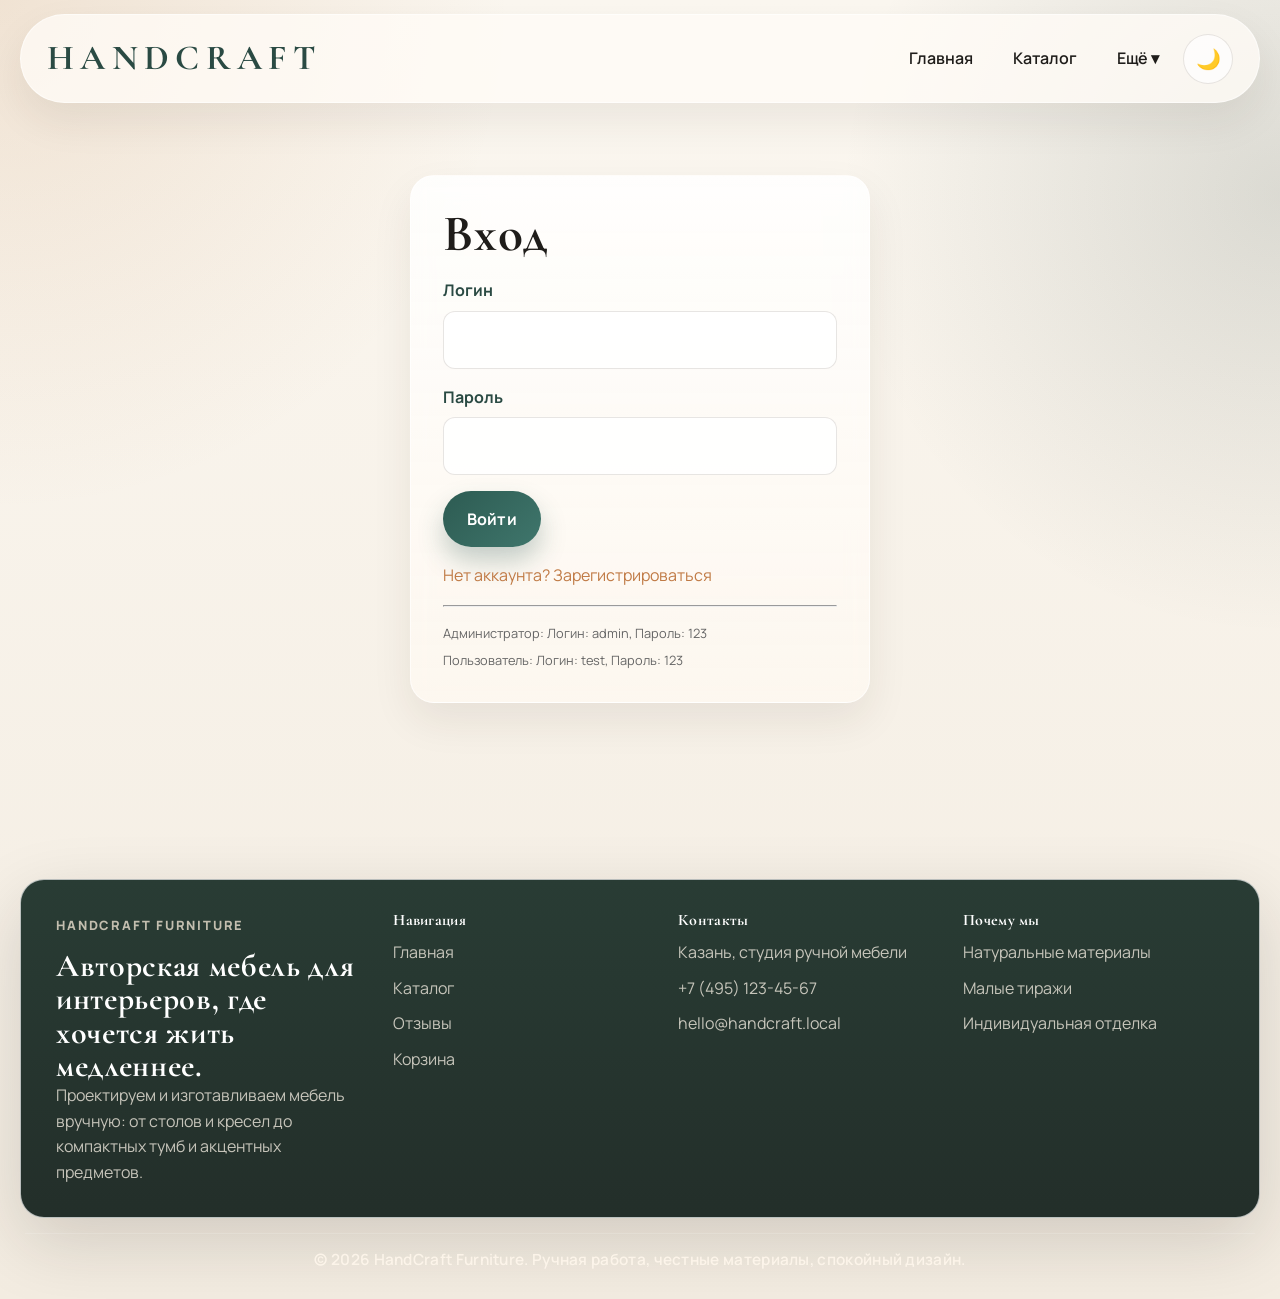
<file: assets/login.html>
﻿<!DOCTYPE html>
<html lang="ru">
<head>
    <meta charset="UTF-8">
    <meta name="viewport" content="width=device-width, initial-scale=1.0">
    <title>Вход / Регистрация | HandCraft</title>
    <link rel="stylesheet" href="./styles/style.css">
</head>
<body>
    <!-- Общая шапка сайта -->
    <header>
        <nav>
            <a href="../index.html" class="logo">HANDCRAFT</a>
            <button class="burger" id="burger" type="button" aria-label="Открыть меню" aria-expanded="false">☰</button>
            <ul class="nav-links" id="nav-links">
                <li><a href="../index.html">Главная</a></li>
                <li><a href="./catalog.html">Каталог</a></li>
                <li class="nav-dropdown">
                    <button class="nav-dropdown-toggle" type="button" aria-expanded="false">Ещё ▾</button>
                    <ul class="nav-dropdown-menu">
                        <li><a href="../index.html#home-catalog">Популярные</a></li>
                        <li><a href="../index.html#furniture-order-form">Заказ мебели</a></li>
                        <li><a href="../index.html#contacts-section">Контакты</a></li>
                    </ul>
                </li>
                <li class="nav-theme-item">
                    <button class="theme-toggle" id="theme-toggle" type="button" aria-label="Переключить тему">🌙</button>
                </li>
            </ul>
        </nav>
    </header>

    <!-- Блок авторизации и регистрации -->
    <main class="container fade-in">
        <!-- Форма входа -->
        <div class="form-container" id="login-form">
            <h2>Вход</h2>
            <div class="form-group">
                <label>Логин</label>
                <input type="text" id="log-login">
            </div>
            <div class="form-group">
                <label>Пароль</label>
                <input type="password" id="log-pass">
            </div>
            <button class="btn" id="login-submit">Войти</button>
            <p style="margin-top:1rem; cursor:pointer; color:var(--secondary);" id="toggle-to-register">Нет аккаунта? Зарегистрироваться</p>
            <hr style="margin: 1rem 0;">
            <p style="font-size: 0.8rem; color:#666; margin-bottom:0.4rem;">Администратор: Логин: admin, Пароль: 123</p>
            <p style="font-size: 0.8rem; color:#666;">Пользователь: Логин: test, Пароль: 123</p>
        </div>

        <!-- Форма регистрации -->
        <div class="form-container" id="reg-form" style="display:none;">
            <h2>Регистрация</h2>
            <div class="form-group">
                <label>Имя</label>
                <input type="text" id="reg-name">
            </div>
            <div class="form-group">
                <label>Логин</label>
                <input type="text" id="reg-login">
            </div>
            <div class="form-group">
                <label>Пароль</label>
                <input type="password" id="reg-pass">
            </div>
            <button class="btn" id="register-submit">Зарегистрироваться</button>
            <p style="margin-top:1rem; cursor:pointer; color:var(--secondary);" id="toggle-to-login">Уже есть аккаунт? Войти</p>
        </div>
    </main>

    <script src="./scripts/main.js"></script>
</body>
</html>
</file>
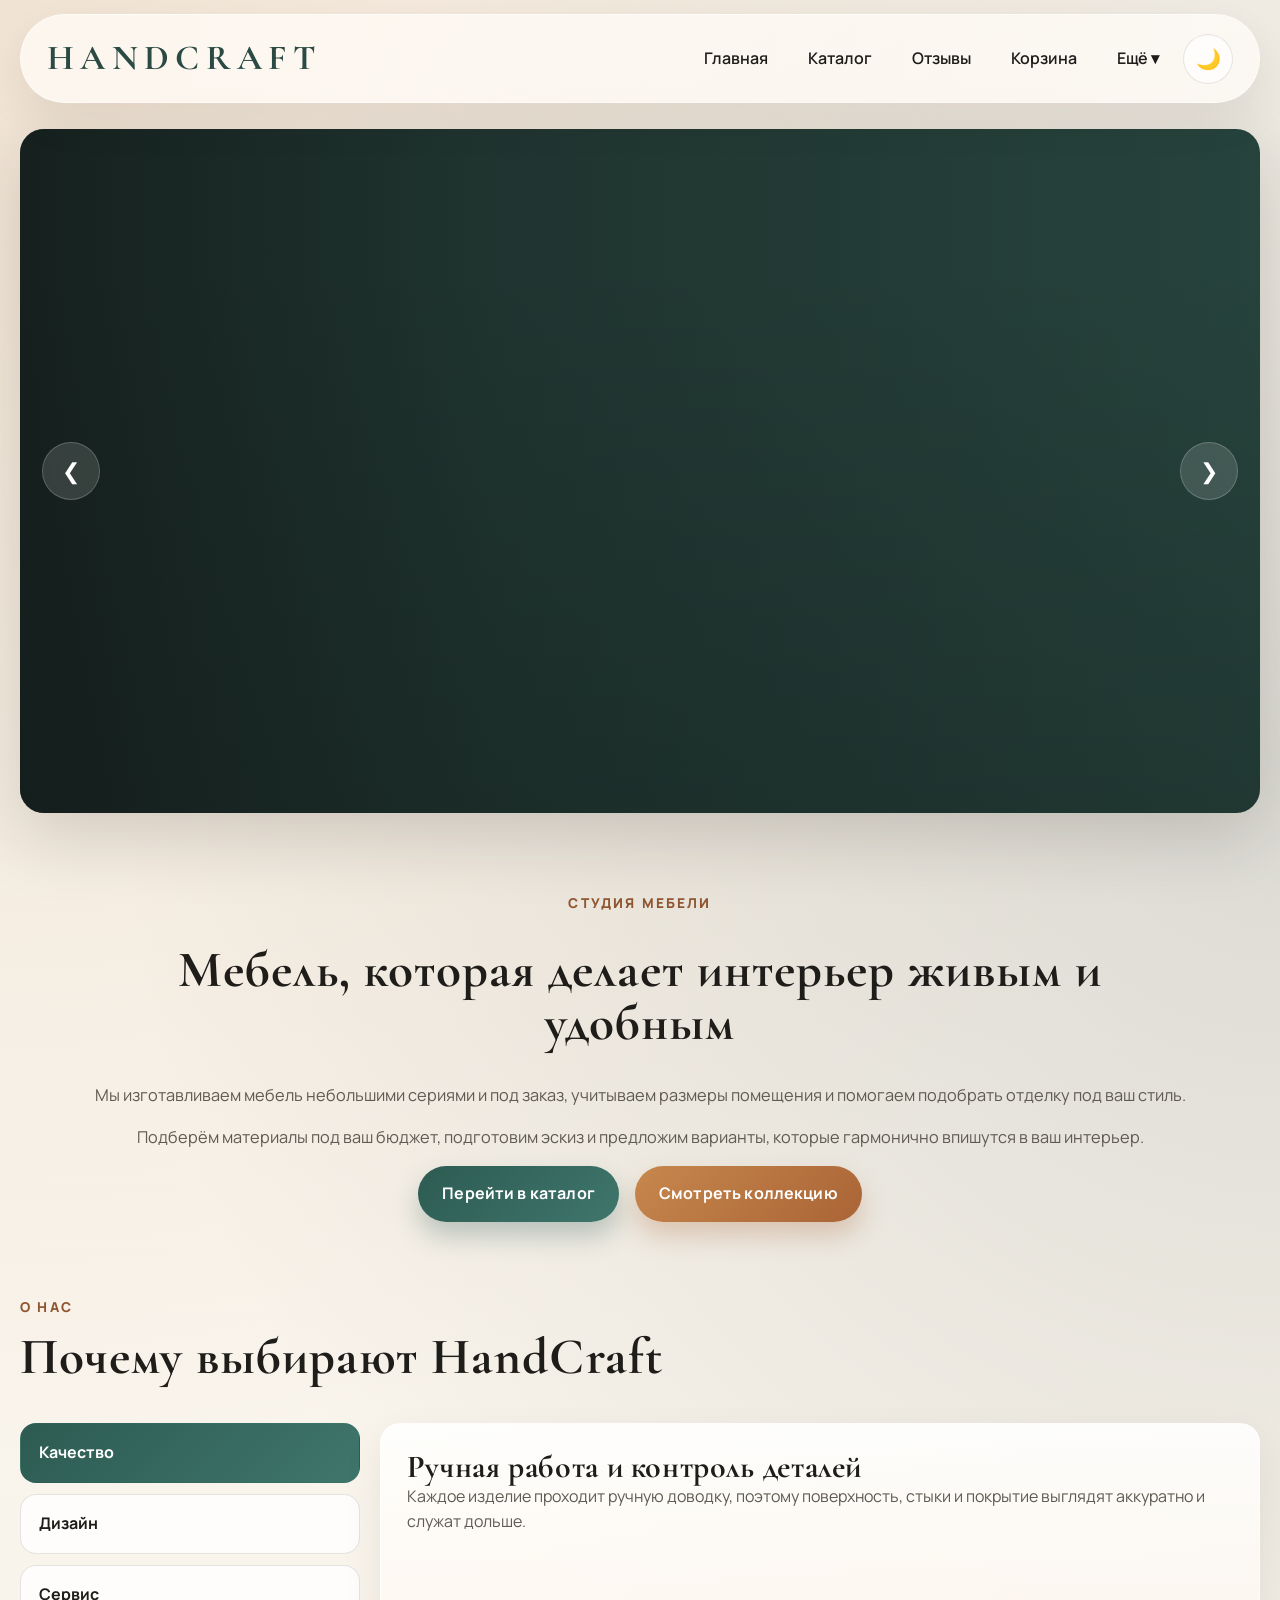
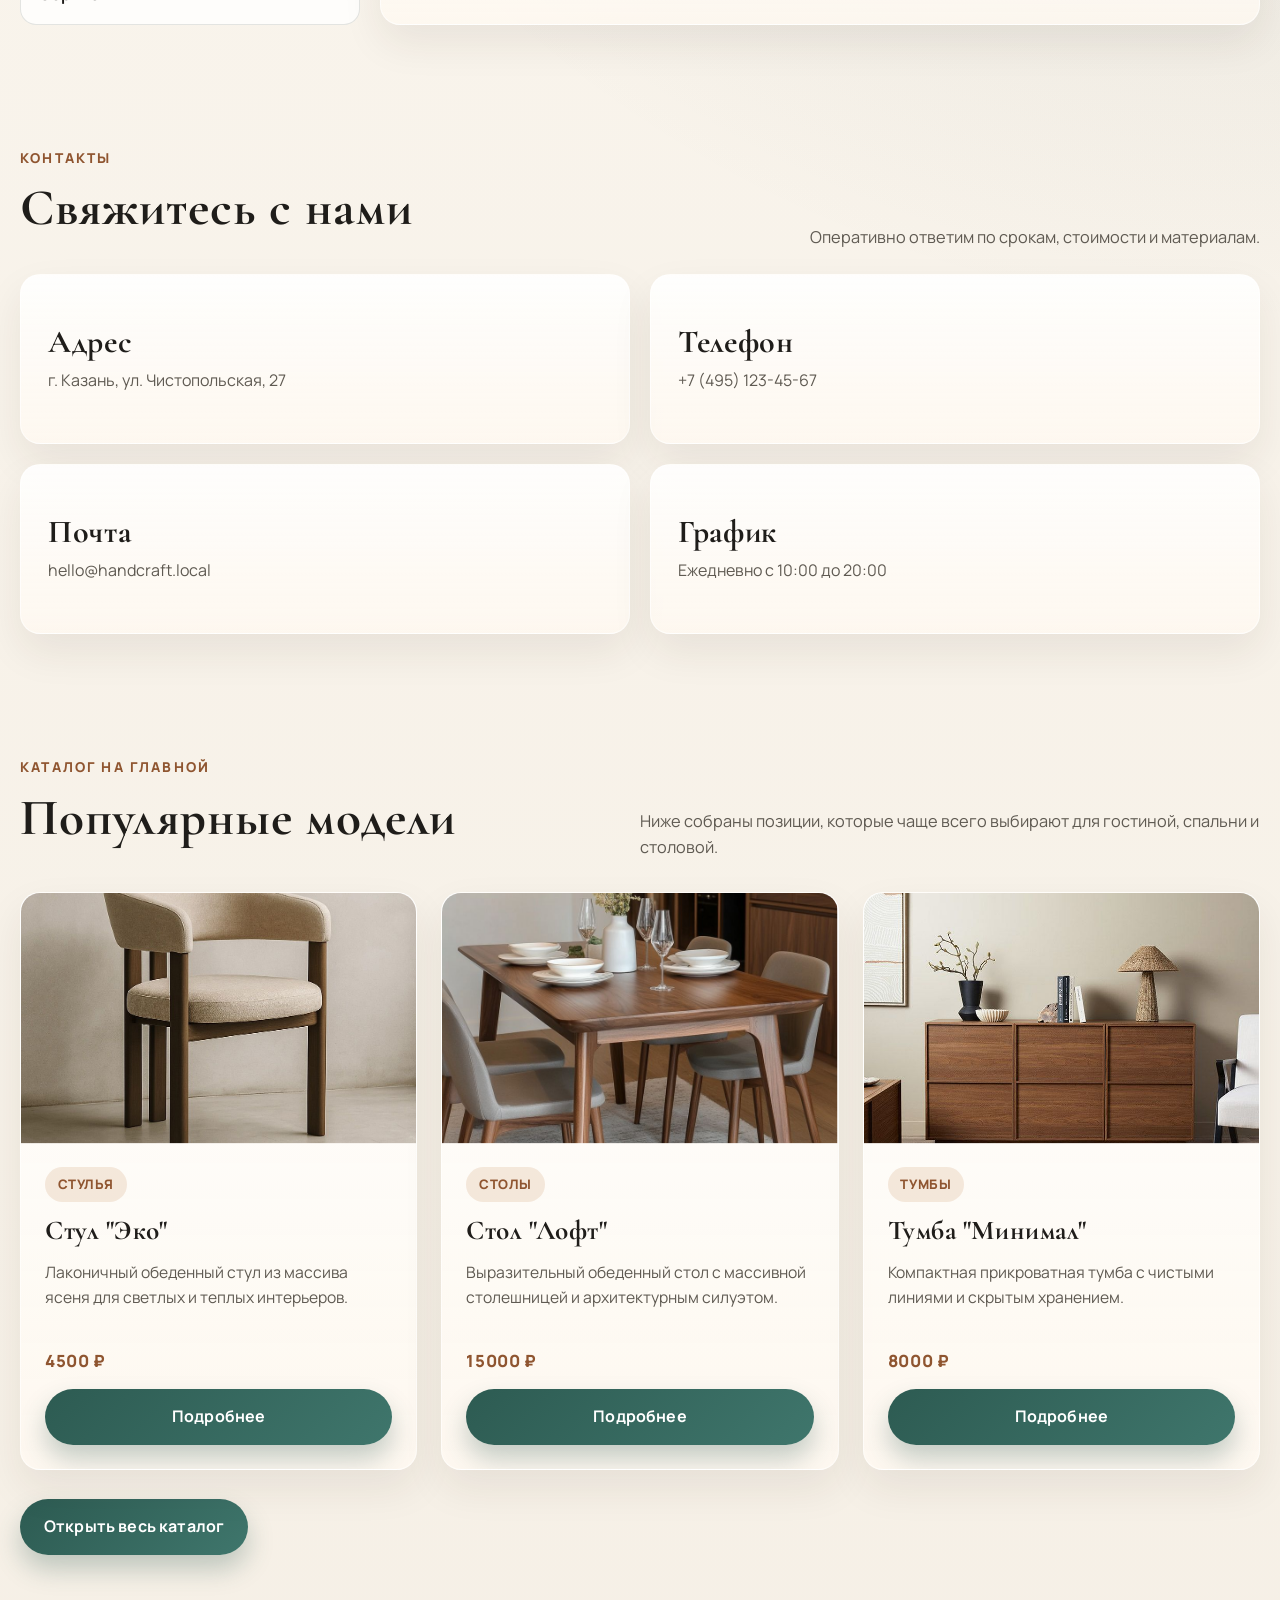
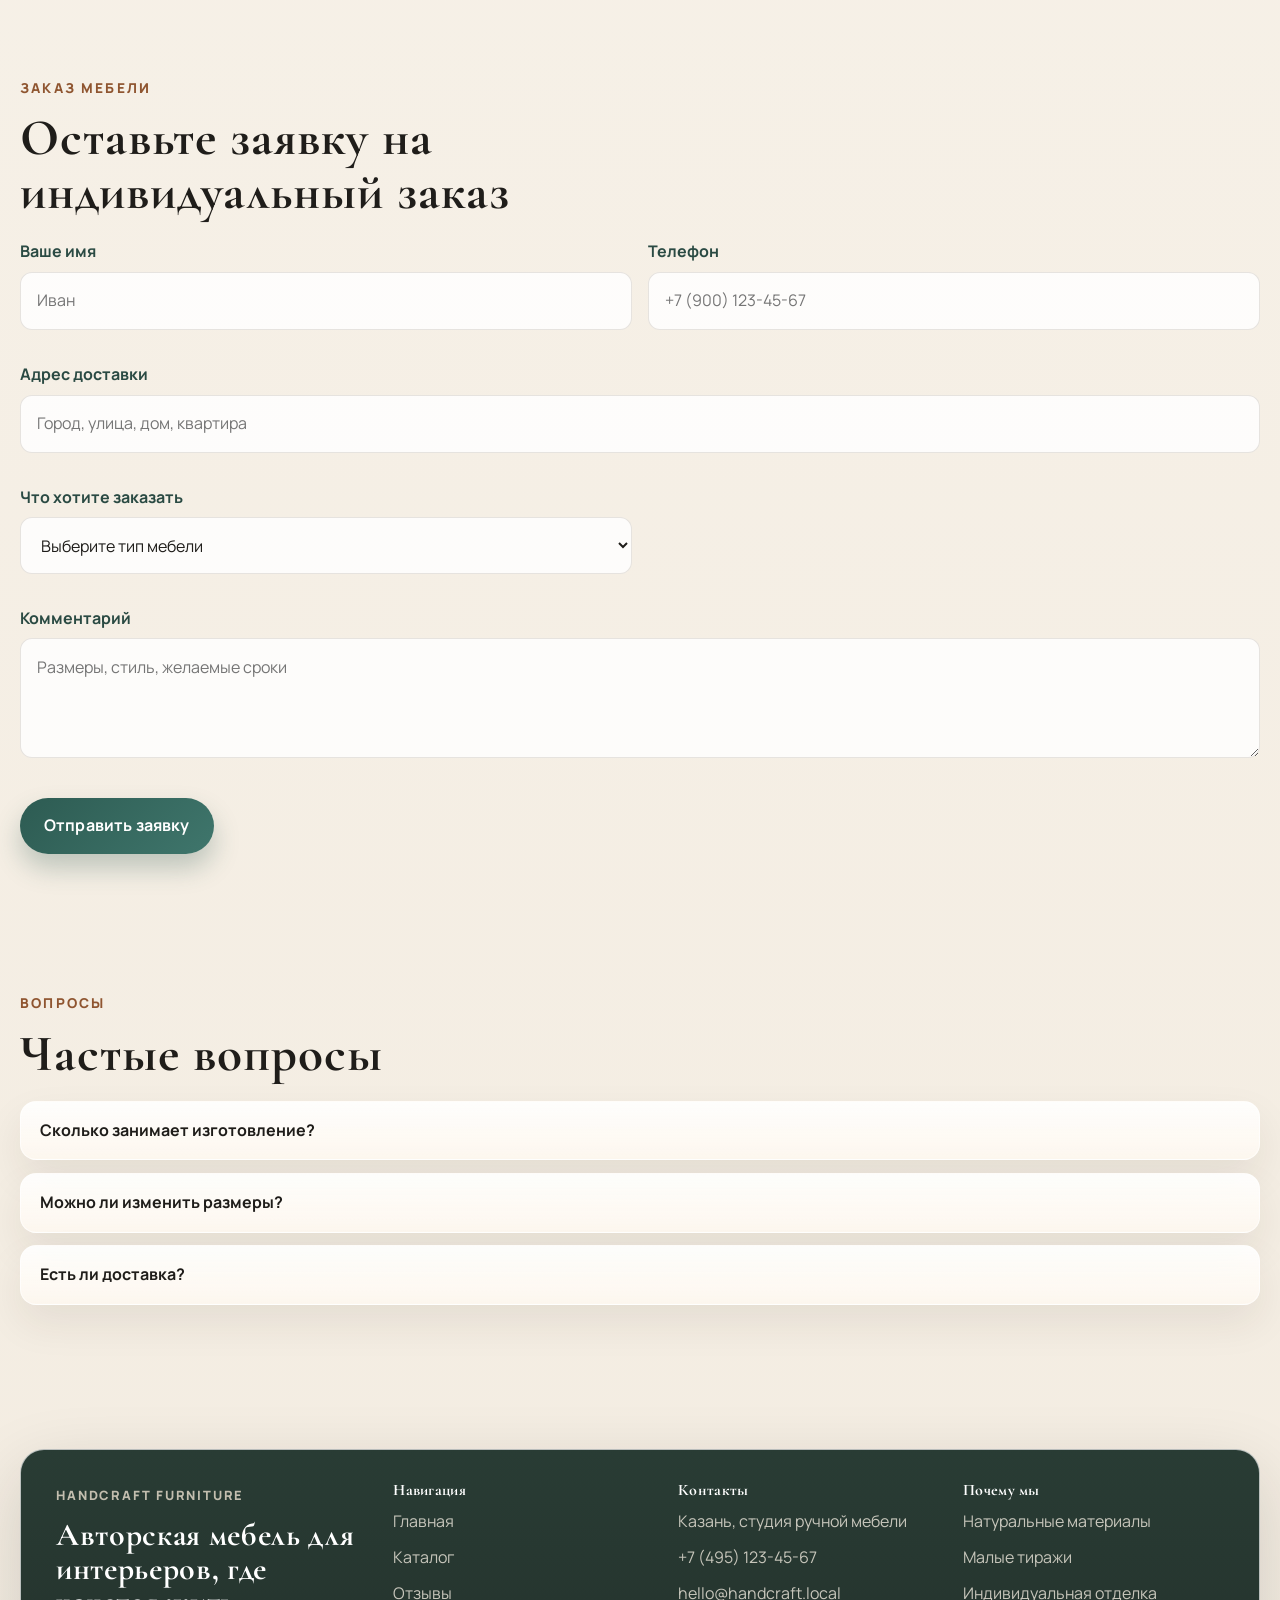
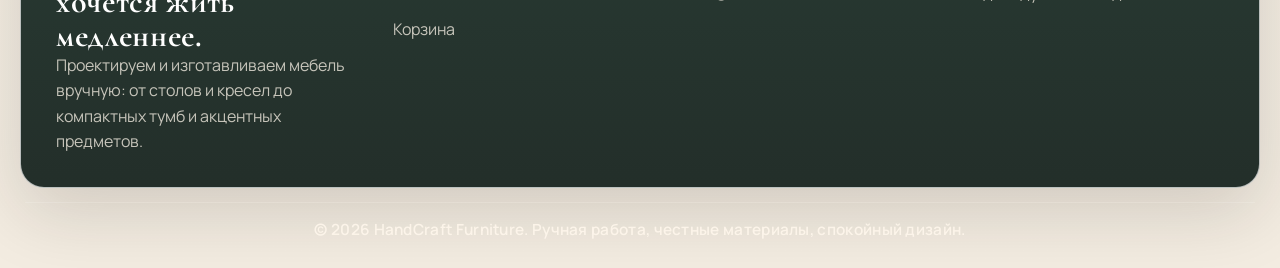
<file: assets/profile.html>
﻿<!DOCTYPE html>
<html lang="ru">
<head>
    <meta charset="UTF-8">
    <meta name="viewport" content="width=device-width, initial-scale=1.0">
    <title>Личный кабинет | HandCraft</title>
    <link rel="stylesheet" href="./styles/style.css">
</head>
<body>
    <!-- Общая шапка сайта -->
    <header>
        <nav>
            <a href="../index.html" class="logo">HANDCRAFT</a>`r`n            <button class="burger" id="burger" type="button" aria-label="Открыть меню" aria-expanded="false">☰</button>
            <ul class="nav-links" id="nav-links">
                <li><a href="../index.html">Главная</a></li>
                <li><a href="./catalog.html">Каталог</a></li>
                <li><a href="./reviews.html">Отзывы</a></li>
                <li><a href="./cart.html">Корзина</a></li>
                <li class="nav-dropdown">
                    <button class="nav-dropdown-toggle" type="button" aria-expanded="false">Ещё ▾</button>
                    <ul class="nav-dropdown-menu">
                        <li><a href="../index.html#home-catalog">Популярные</a></li>
                        <li><a href="../index.html#furniture-order-form">Заказ мебели</a></li>
                        <li><a href="../index.html#contacts-section">Контакты</a></li>`r`n`r`n            </ul>
                </li>`r`n`r`n            </ul>
        </nav>
    </header>

    <!-- Секции профиля заполняются через JS -->
    <main class="container fade-in">
        <h1 id="profile-name">Личный кабинет</h1>

        <!-- История заказов пользователя -->
        <h2 style="margin-top:2rem;">Мои заказы</h2>
        <div id="orders-list" class="profile-orders"></div>

        <!-- Список избранных товаров -->
        <h2 style="margin-top:2rem;">Избранное</h2>
        <div class="grid" id="favs-list"></div>
    </main>

    <script src="./scripts/main.js"></script>
</body>
</html>
</file>
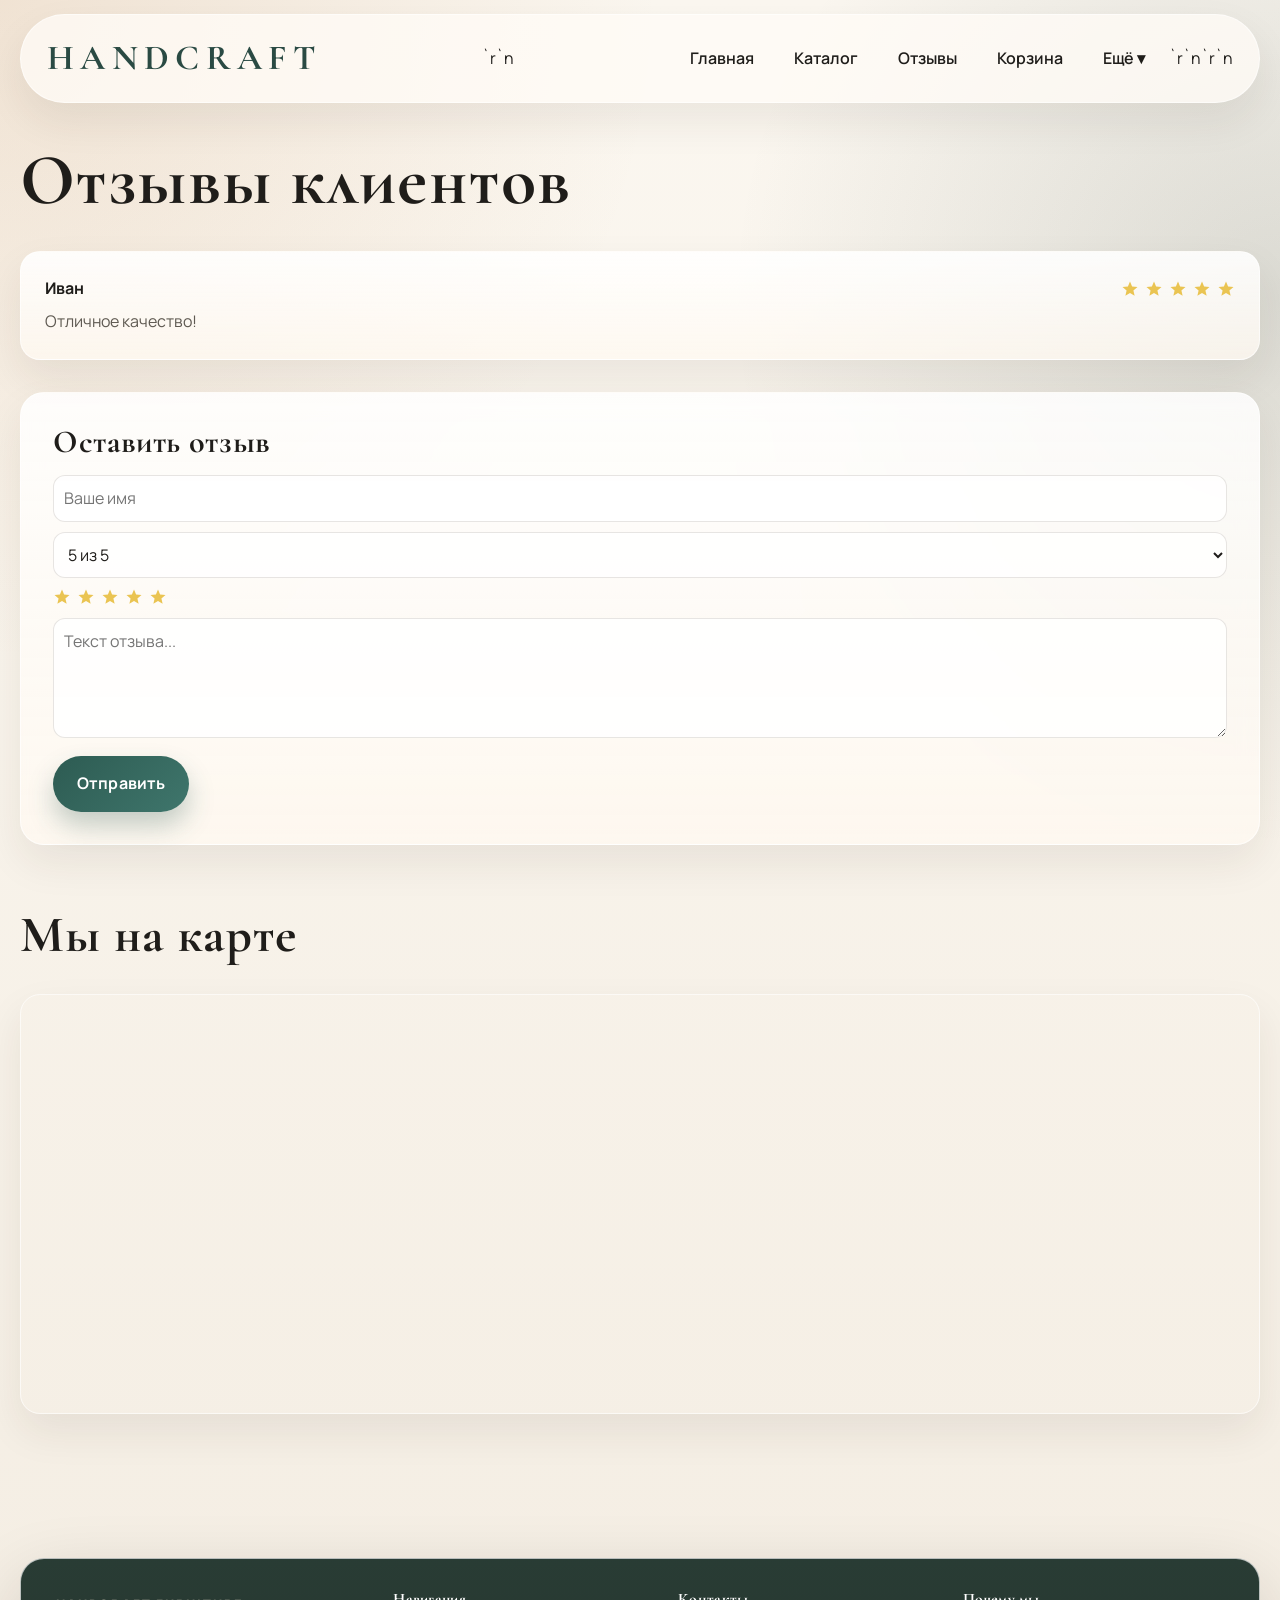
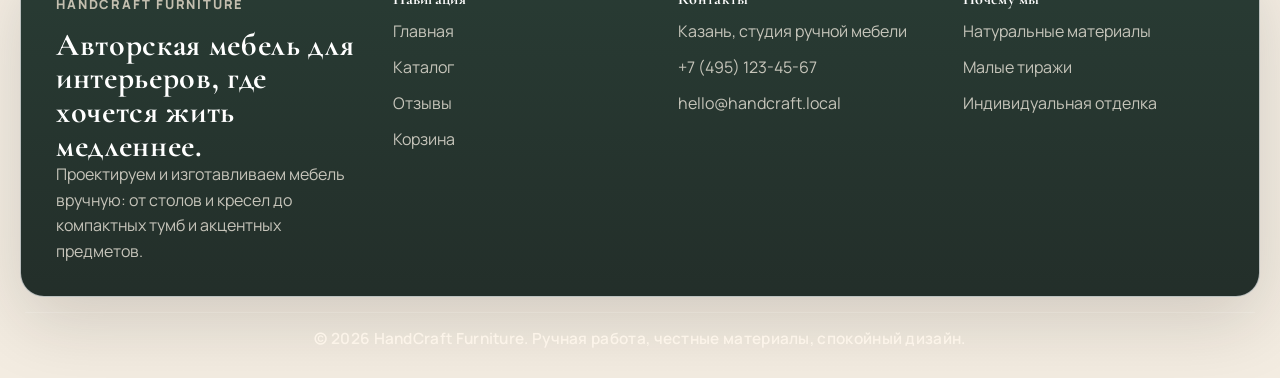
<file: assets/reviews.html>
﻿<!DOCTYPE html>
<html lang="ru">
<head>
    <meta charset="UTF-8">
    <meta name="viewport" content="width=device-width, initial-scale=1.0">
    <title>Отзывы | HandCraft</title>
    <link rel="stylesheet" href="./styles/style.css">
</head>
<body>
    <!-- Общая шапка сайта -->
    <header>
        <nav>
            <a href="../index.html" class="logo">HANDCRAFT</a>`r`n            <button class="burger" id="burger" type="button" aria-label="Открыть меню" aria-expanded="false">☰</button>
            <ul class="nav-links" id="nav-links">
                <li><a href="../index.html">Главная</a></li>
                <li><a href="./catalog.html">Каталог</a></li>
                <li><a href="./reviews.html">Отзывы</a></li>
                <li><a href="./cart.html">Корзина</a></li>
                <li class="nav-dropdown">
                    <button class="nav-dropdown-toggle" type="button" aria-expanded="false">Ещё ▾</button>
                    <ul class="nav-dropdown-menu">
                        <li><a href="../index.html#home-catalog">Популярные</a></li>
                        <li><a href="../index.html#furniture-order-form">Заказ мебели</a></li>
                        <li><a href="../index.html#contacts-section">Контакты</a></li>`r`n`r`n            </ul>
                </li>`r`n`r`n            </ul>
        </nav>
    </header>

    <!-- Раздел отзывов -->
    <main class="container fade-in">
        <h1>Отзывы клиентов</h1>

        <!-- Список отзывов формируется в main.js -->
        <div id="reviews-list" style="margin-top:2rem;"></div>

        <section class="reviews-layout">
            <!-- Форма добавления нового отзыва -->
            <div class="form-container reviews-form">
                <h3>Оставить отзыв</h3>
                <input type="text" id="rev-name" placeholder="Ваше имя" style="width:100%; margin-bottom:10px; padding:10px;">
                <select id="rev-rating" style="width:100%; margin-bottom:10px; padding:10px;">
                    <option value="5">5 из 5</option>
                    <option value="4">4 из 5</option>
                    <option value="3">3 из 5</option>
                    <option value="2">2 из 5</option>
                    <option value="1">1 из 5</option>
                </select>
                <div class="review-rating-preview" id="rev-rating-stars" aria-label="Выбранная оценка"></div>
                <textarea id="rev-text" placeholder="Текст отзыва..." style="width:100%; margin-bottom:10px; padding:10px;"></textarea>
                <button class="btn" id="add-review-btn">Отправить</button>
            </div>
        </section>

        <h2 style="margin-top:4rem;">Мы на карте</h2>
        <!-- Контейнер Google карты -->
        <div id="map"></div>
    </main>

    <script src="./scripts/main.js"></script>
</body>
</html>
</file>
<file: assets/styles/style.css>
﻿@import url('https://fonts.googleapis.com/css2?family=Cormorant+Garamond:wght@500;600;700&family=Manrope:wght@400;500;600;700;800&display=swap');

* {
    margin: 0;
    padding: 0;
    box-sizing: border-box;
}

:root {
    --layout-max: 1380px;
    --primary: #2a4a43;
    --primary-soft: #3d655b;
    --secondary: #c07a45;
    --secondary-strong: #8f5530;
    --accent: #efe4d2;
    --light: #f7f1e8;
    --surface: rgba(255, 252, 247, 0.9);
    --surface-strong: #fffdf9;
    --text: #1f1d1a;
    --muted: #5f5a52;
    --border: rgba(56, 41, 27, 0.12);
    --accent-tint: rgba(192, 122, 69, 0.14);
    --accent-border: rgba(192, 122, 69, 0.32);
    --btn-main-start: #2d5b52;
    --btn-main-end: #3f766c;
    --btn-main-shadow: rgba(45, 91, 82, 0.28);
    --btn-alt-start: #c6874d;
    --btn-alt-end: #aa6436;
    --btn-alt-shadow: rgba(170, 100, 54, 0.28);
    --chip-bg: rgba(192, 122, 69, 0.16);
    --shadow-soft: 0 18px 40px rgba(46, 33, 20, 0.08);
    --shadow-strong: 0 24px 70px rgba(31, 24, 18, 0.16);
    --radius-xs: 10px;
    --radius-sm: 12px;
    --radius-md: 16px;
    --radius-lg: 20px;
    --radius-xl: 24px;
    --radius-pill: 999px;
    --radius-round: 50%;
    --transition: 0.35s ease;
}

html {
    scroll-behavior: smooth;
}

body {
    font-family: 'Manrope', 'Segoe UI', sans-serif;
    background:
        radial-gradient(circle at top left, rgba(184, 121, 61, 0.16), transparent 28%),
        radial-gradient(circle at right 15%, rgba(32, 52, 45, 0.14), transparent 26%),
        linear-gradient(180deg, #fbf7f0 0%, #f3ece1 100%);
    color: var(--text);
    line-height: 1.6;
    min-height: 100vh;
}

body.dialog-open {
    overflow: hidden;
}

body::before {
    content: none;
}

img {
    display: block;
    max-width: 100%;
}

a,
button,
input,
textarea,
select {
    font: inherit;
}

main {
    position: relative;
    z-index: 1;
}

h1,
h2,
h3,
h4,
.logo,
.slide-content h2 {
    font-family: 'Cormorant Garamond', Georgia, serif;
    line-height: 1.05;
    letter-spacing: 0.02em;
}

h1 {
    font-size: clamp(2.5rem, 6vw, 4.5rem);
    margin-bottom: 1rem;
}

h2 {
    font-size: clamp(2rem, 4vw, 3.2rem);
    margin-bottom: 0.9rem;
}

h3 {
    font-size: clamp(1.45rem, 2.5vw, 2rem);
}

p {
    color: var(--muted);
}

header {
    position: sticky;
    top: 0;
    z-index: 1000;
    padding: 14px 0 0;
    background: transparent;
    backdrop-filter: none;
}

nav {
    display: flex;
    justify-content: space-between;
    align-items: center;
    gap: 20px;
    width: min(var(--layout-max), calc(100% - 40px));
    margin: 0 auto;
    padding: 18px 26px;
    border: 1px solid rgba(255, 255, 255, 0.55);
    border-radius: var(--radius-pill);
    background: rgba(255, 252, 247, 0.78);
    box-shadow: var(--shadow-soft);
}

.logo {
    color: var(--primary);
    text-decoration: none;
    font-size: clamp(1.6rem, 3vw, 2.2rem);
    font-weight: 700;
    letter-spacing: 0.18em;
    white-space: nowrap;
}

.nav-links {
    display: flex;
    align-items: center;
    list-style: none;
    gap: 0.5rem;
    padding: 0;
    margin: 0;
    background: transparent;
    border: none;
    box-shadow: none;
}

.nav-links li {
    display: flex;
    align-items: center;
}

.nav-dropdown {
    position: relative;
}

.nav-dropdown-toggle {
    display: inline-flex;
    align-items: center;
    gap: 0.35rem;
    padding: 0.8rem 1rem;
    border: none;
    border-radius: 5px;
    background: transparent;
    color: var(--text);
    font-weight: 600;
    cursor: pointer;
    transition: color var(--transition), background-color var(--transition), transform var(--transition);
}

.nav-dropdown-toggle:hover,
.nav-dropdown.open .nav-dropdown-toggle {
    color: var(--primary);
    background: var(--chip-bg);
    transform: translateY(-1px);
}

.nav-dropdown-menu {
    position: absolute;
    top: calc(100% + 10px);
    right: 0;
    min-width: 220px;
    list-style: none;
    display: none;
    padding: 0.5rem;
    border: 1px solid rgba(255, 255, 255, 0.65);
    border-radius: var(--radius-md);
    background: rgba(255, 250, 244, 0.96);
    box-shadow: 0 18px 36px rgba(37, 28, 20, 0.14);
    z-index: 12;
}

.nav-dropdown.open .nav-dropdown-menu {
    display: grid;
    gap: 0.2rem;
}

.nav-dropdown-menu a {
    padding: 0.65rem 0.75rem;
}

.nav-links a {
    position: relative;
    padding: 0.8rem 1rem;
    text-decoration: none;
    color: var(--text);
    font-weight: 600;
    border-radius: var(--radius-pill);
    transition: color var(--transition), background-color var(--transition), transform var(--transition);
}

.nav-links a::after {
    content: '';
    position: absolute;
    left: 1rem;
    right: 1rem;
    bottom: 0.55rem;
    height: 2px;
    transform: scaleX(0);
    transform-origin: center;
    background: linear-gradient(90deg, var(--secondary), transparent);
    transition: transform var(--transition);
}

.nav-links a:hover {
    color: var(--primary);
    background: rgba(184, 121, 61, 0.08);
    transform: translateY(-1px);
}

.nav-links a:hover::after {
    transform: scaleX(1);
}

.nav-auth-inline {
    display: inline-flex;
    align-items: center;
    gap: 0.45rem;
    padding: 0.25rem 0.55rem;
    border-radius: var(--radius-sm);
    background: rgba(184, 121, 61, 0.08);
}

.nav-links a.nav-auth-link {
    padding: 0.3rem 0.15rem;
    border-radius: var(--radius-sm);
    color: var(--primary);
}

.nav-links a.nav-auth-link::after {
    display: none;
}

.nav-links a.nav-auth-link:hover {
    background: rgba(255, 255, 255, 0.6);
    transform: translateY(-1px);
}

.nav-auth-separator {
    color: rgba(31, 28, 24, 0.55);
    font-weight: 700;
}

.burger {
    display: none;
    place-items: center;
    width: 50px;
    height: 50px;
    border-radius: var(--radius-round);
    border: 1px solid var(--border);
    background: rgba(255, 255, 255, 0.65);
    color: var(--primary);
    cursor: pointer;
    font-size: 1.3rem;
    line-height: 1;
    appearance: none;
    -webkit-appearance: none;
    transition: transform var(--transition), background-color var(--transition);
}

.burger:hover {
    transform: scale(1.04);
    background: var(--chip-bg);
}

.burger.active {
    background: var(--accent-tint);
    transform: scale(1.04);
}

.btn {
    display: inline-flex;
    align-items: center;
    justify-content: center;
    gap: 0.6rem;
    padding: 0.95rem 1.5rem;
    border: none;
    border-radius: var(--radius-pill);
    background: linear-gradient(135deg, var(--btn-main-start) 0%, var(--btn-main-end) 100%);
    color: #fff;
    cursor: pointer;
    text-decoration: none;
    font-weight: 700;
    letter-spacing: 0.01em;
    box-shadow: 0 14px 26px var(--btn-main-shadow);
    transition: transform var(--transition), box-shadow var(--transition), filter var(--transition);
}

.btn:hover {
    transform: translateY(-3px);
    box-shadow: 0 20px 34px var(--btn-main-shadow);
    filter: saturate(1.08);
}

.btn-secondary {
    background: linear-gradient(135deg, var(--btn-alt-start) 0%, var(--btn-alt-end) 100%);
    box-shadow: 0 14px 26px var(--btn-alt-shadow);
}

.btn-small {
    padding: 0.7rem 1rem;
    font-size: 0.9rem;
    min-height: 42px;
    box-shadow: 0 10px 18px rgba(32, 52, 45, 0.16);
}

.btn-danger {
    background: linear-gradient(135deg, #8e2d2d 0%, #bf4a4a 100%);
    box-shadow: 0 14px 24px rgba(143, 45, 45, 0.2);
}

.btn-danger:hover {
    box-shadow: 0 18px 30px rgba(143, 45, 45, 0.26);
}

.container {
    max-width: var(--layout-max);
    margin: 0 auto;
    padding: 2.5rem 20px 5rem;
}

.container > h1,
.container > h2 {
    max-width: 780px;
}

.slider-container {
    position: relative;
    width: min(var(--layout-max), calc(100% - 40px));
    height: min(76vh, 760px);
    margin: 26px auto 0;
    overflow: hidden;
    border-radius: var(--radius-xl);
    background: var(--primary);
    box-shadow: var(--shadow-strong);
}

.slides {
    display: flex;
    height: 100%;
    transition: transform 0.65s cubic-bezier(0.22, 1, 0.36, 1);
}

.slide {
    min-width: 100%;
    height: 100%;
    display: flex;
    align-items: flex-end;
    justify-content: flex-start;
    padding: clamp(28px, 6vw, 72px);
    padding-left: clamp(88px, 9vw, 120px);
    color: #fff;
    background-size: cover;
    background-position: center;
    position: relative;
}

.slide-media {
    position: absolute;
    inset: 0;
    width: 100%;
    height: 100%;
    object-fit: cover;
}

.slide::after {
    content: '';
    position: absolute;
    inset: 0;
    background:
        linear-gradient(90deg, rgba(16, 21, 20, 0.78) 0%, rgba(16, 21, 20, 0.42) 38%, rgba(16, 21, 20, 0.14) 100%),
        linear-gradient(180deg, rgba(255, 255, 255, 0) 20%, rgba(0, 0, 0, 0.18) 100%);
}

.slide-content {
    position: relative;
    z-index: 1;
    max-width: 600px;
    text-align: left;
    padding: 1.8rem 2rem;
    border: 1px solid rgba(255, 255, 255, 0.16);
    border-radius: var(--radius-lg);
    background: rgba(18, 24, 22, 0.28);
    backdrop-filter: blur(10px);
}

.slide-content h2 {
    font-size: clamp(2.6rem, 6vw, 5rem);
    margin-bottom: 0.8rem;
}

.slide-content p {
    font-size: clamp(1rem, 2vw, 1.2rem);
    color: rgba(255, 248, 241, 0.9);
}

.slider-btn {
    position: absolute;
    top: 50%;
    transform: translateY(-50%);
    width: 58px;
    height: 58px;
    border: 1px solid rgba(255, 255, 255, 0.2);
    border-radius: var(--radius-round);
    background: rgba(255, 255, 255, 0.14);
    color: white;
    cursor: pointer;
    z-index: 2;
    font-size: 1.35rem;
    backdrop-filter: blur(8px);
    transition: transform var(--transition), background-color var(--transition);
}

.slider-btn:hover {
    background: rgba(255, 255, 255, 0.28);
    transform: translateY(-50%) scale(1.06);
}

.prev {
    left: 22px;
}

.next {
    right: 22px;
}

.grid {
    display: grid;
    grid-template-columns: repeat(auto-fit, minmax(280px, 1fr));
    gap: 24px;
    margin-top: 2rem;
}

#catalog-grid {
    grid-template-columns: repeat(auto-fit, minmax(280px, 1fr));
    justify-content: stretch;
}

#catalog-grid .card {
    width: 100%;
}

#catalog-grid .card:only-child {
    max-width: 460px;
    justify-self: center;
}

.reviews-layout {
    display: grid;
    grid-template-columns: 1fr;
    gap: 24px;
    align-items: start;
    margin-top: 2rem;
}

.reviews-contacts {
    display: grid;
    gap: 0.7rem;
}

.reviews-contacts strong {
    color: var(--text);
}

.reviews-form {
    margin: 0;
    width: 100% !important;
    max-width: 100% !important;
    justify-self: stretch;
}

.reviews-layout .reviews-form {
    margin: 0;
    align-self: start;
}

.contacts-grid {
    display: grid;
    grid-template-columns: repeat(2, minmax(240px, 1fr));
    gap: 20px;
}

.contact-tile {
    min-height: 170px;
    display: grid;
    align-content: center;
    gap: 0.6rem;
}

.contact-tile h3,
.contact-tile p {
    margin: 0;
}

.catalog-toolbar {
    display: flex;
    align-items: center;
    justify-content: space-between;
    gap: 1rem;
    margin-top: 2rem;
    padding: 1.2rem 1.4rem;
    border: 1px solid rgba(255, 255, 255, 0.55);
    border-radius: var(--radius-md);
    background: linear-gradient(180deg, rgba(255, 255, 255, 0.84), rgba(255, 249, 241, 0.7));
    box-shadow: var(--shadow-soft);
}

.catalog-toolbar-label {
    display: inline-block;
    margin-bottom: 0.9rem;
    color: var(--primary);
    font-size: 0.82rem;
    font-weight: 800;
    letter-spacing: 0.18em;
    text-transform: uppercase;
}

.category-pills {
    display: flex;
    flex-wrap: wrap;
    gap: 0.75rem;
}

.category-pill {
    padding: 0.78rem 1.15rem;
    border: 1px solid rgba(32, 52, 45, 0.12);
    border-radius: var(--radius-pill);
    background: rgba(255, 255, 255, 0.76);
    color: var(--text);
    cursor: pointer;
    font-weight: 700;
    transition: transform var(--transition), background-color var(--transition), color var(--transition), border-color var(--transition), box-shadow var(--transition);
}

.category-pill:hover {
    transform: translateY(-2px);
    border-color: var(--accent-border);
    background: var(--chip-bg);
}

.category-pill.active {
    background: linear-gradient(135deg, var(--btn-main-start) 0%, var(--btn-main-end) 100%);
    color: #fff;
    border-color: transparent;
    box-shadow: 0 12px 24px var(--btn-main-shadow);
}

.card {
    position: relative;
    overflow: hidden;
    border: 1px solid rgba(255, 255, 255, 0.55);
    border-radius: var(--radius-lg);
    background: linear-gradient(180deg, rgba(255, 255, 255, 0.92), rgba(255, 249, 241, 0.86));
    box-shadow: var(--shadow-soft);
    transition: transform var(--transition), box-shadow var(--transition), border-color var(--transition);
}

.card::before {
    content: '';
    position: absolute;
    inset: 0;
    background: linear-gradient(180deg, transparent 50%, var(--accent-tint) 100%);
    opacity: 0;
    transition: opacity var(--transition);
    pointer-events: none;
}

.card:hover {
    transform: translateY(-8px);
    border-color: var(--accent-border);
    box-shadow: 0 22px 48px rgba(46, 33, 20, 0.14);
}

.card:hover::before {
    opacity: 1;
}

.card img {
    width: 100%;
    height: 250px;
    object-fit: cover;
    transform: scale(1.001);
    transition: transform 0.6s ease;
}

.card:hover img {
    transform: scale(1.05);
}

.card-body {
    display: grid;
    gap: 0.9rem;
    padding: 1.5rem;
}

.card-chip {
    display: inline-flex;
    align-items: center;
    width: fit-content;
    padding: 0.45rem 0.8rem;
    border-radius: var(--radius-pill);
    background: var(--chip-bg);
    color: var(--secondary-strong);
    font-size: 0.82rem;
    font-weight: 800;
    letter-spacing: 0.04em;
    text-transform: uppercase;
}

.card-title {
    color: var(--text);
    font-size: 1.7rem;
}

.card-text {
    color: var(--muted);
    font-size: 0.98rem;
    min-height: 4.7em;
}

.card-price {
    color: var(--secondary-strong);
    font-size: 1.05rem;
    font-weight: 800;
    letter-spacing: 0.04em;
}

.form-container {
    max-width: 460px;
    margin: 2rem auto;
    padding: 2rem;
    border: 1px solid rgba(255, 255, 255, 0.62);
    border-radius: var(--radius-xl);
    background: linear-gradient(180deg, rgba(255, 255, 255, 0.85), rgba(255, 249, 241, 0.76));
    box-shadow: var(--shadow-soft);
    backdrop-filter: blur(10px);
}

.form-container h2,
.form-container h3 {
    margin-bottom: 1rem;
}

.form-group {
    margin-bottom: 1rem;
}

.form-group label {
    display: block;
    margin-bottom: 0.45rem;
    color: var(--primary);
    font-weight: 700;
}

.form-group input,
.form-group textarea,
.form-group select,
input[type='text'],
input[type='password'],
input[type='number'],
textarea,
select {
    width: 100%;
    padding: 0.95rem 1rem;
    border: 1px solid var(--border);
    border-radius: var(--radius-sm);
    background: rgba(255, 255, 255, 0.82);
    color: var(--text);
    outline: none;
    transition: border-color var(--transition), box-shadow var(--transition), transform var(--transition);
}

.form-group input:focus,
.form-group textarea:focus,
.form-group select:focus,
input[type='text']:focus,
input[type='password']:focus,
input[type='number']:focus,
textarea:focus,
select:focus {
    border-color: rgba(184, 121, 61, 0.5);
    box-shadow: 0 0 0 4px rgba(184, 121, 61, 0.12);
    transform: translateY(-1px);
}

textarea {
    min-height: 120px;
    resize: vertical;
}

table {
    width: 100%;
    border-collapse: separate;
    border-spacing: 0;
    overflow: hidden;
    margin-top: 1rem;
    border: 1px solid rgba(255, 255, 255, 0.62);
    border-radius: var(--radius-md);
    background: rgba(255, 252, 247, 0.88);
    box-shadow: var(--shadow-soft);
}

th,
td {
    padding: 1rem 1.1rem;
    border-bottom: 1px solid var(--border);
    text-align: left;
}

th {
    color: var(--primary);
    background: rgba(32, 52, 45, 0.06);
    font-weight: 800;
}

tr:last-child td {
    border-bottom: none;
}

section {
    position: relative;
}

.section-kicker {
    display: inline-block;
    margin-bottom: 0.8rem;
    color: var(--secondary-strong);
    font-size: 0.85rem;
    font-weight: 800;
    letter-spacing: 0.16em;
    text-transform: uppercase;
}

.section-text {
    max-width: 620px;
    font-size: 1.02rem;
}

.section-text-wide {
    max-width: 860px;
}

.section-heading {
    display: flex;
    justify-content: space-between;
    align-items: end;
    gap: 24px;
    margin-bottom: 1.5rem;
}

.section-actions {
    margin-top: 1.8rem;
}

.hero-intro {
    display: grid;
    justify-items: center;
    gap: 1rem;
    max-width: min(var(--layout-max), calc(100% - 24px));
    padding-top: 5rem;
    padding-bottom: 2rem;
}

.hero-intro > h2 {
    max-width: 1120px;
}

.hero-intro .section-text-wide {
    max-width: 1120px;
}

.hero-actions {
    display: flex;
    gap: 1rem;
    flex-wrap: wrap;
    justify-content: center;
}

.info-strip {
    display: grid;
    grid-template-columns: repeat(3, 1fr);
    gap: 20px;
}

.info-card,
.process-card,
.editorial-panel {
    padding: 1.7rem;
    border: 1px solid rgba(255, 255, 255, 0.62);
    border-radius: var(--radius-lg);
    background: linear-gradient(180deg, rgba(255, 255, 255, 0.88), rgba(255, 249, 241, 0.78));
    box-shadow: var(--shadow-soft);
}

.info-number,
.process-step {
    display: inline-block;
    margin-bottom: 1rem;
    color: var(--secondary-strong);
    font-size: 2rem;
    font-weight: 800;
    font-family: 'Cormorant Garamond', Georgia, serif;
}

.editorial-grid {
    display: grid;
    grid-template-columns: 1.25fr 0.85fr;
    gap: 24px;
    align-items: start;
}

.editorial-copy {
    padding-right: 1rem;
}

.editorial-copy p + p {
    margin-top: 1rem;
}

.editorial-badge {
    margin-bottom: 1rem;
    color: var(--primary);
    font-weight: 800;
}

.editorial-list {
    display: grid;
    gap: 0.85rem;
    padding-left: 1.2rem;
    color: var(--muted);
}

.process-grid {
    display: grid;
    grid-template-columns: repeat(3, 1fr);
    gap: 20px;
}

.product-layout {
    display: grid;
    grid-template-columns: minmax(320px, 480px) minmax(320px, 1fr);
    gap: 2rem;
    align-items: start;
    margin-top: 2rem;
    padding: 1.6rem;
}

.product-image {
    width: 100%;
    min-height: 420px;
    object-fit: cover;
    border-radius: var(--radius-md);
}

.product-content {
    display: grid;
    gap: 1rem;
}

.product-badge {
    display: inline-flex;
    width: fit-content;
    padding: 0.45rem 0.8rem;
    border-radius: var(--radius-pill);
    background: rgba(32, 52, 45, 0.08);
    color: var(--primary);
    font-size: 0.82rem;
    font-weight: 800;
    text-transform: uppercase;
    letter-spacing: 0.08em;
}

.product-lead {
    font-size: 1.08rem;
    color: var(--text);
}

.product-price {
    color: var(--secondary-strong);
    margin: 0.2rem 0 0.4rem;
}

.product-description {
    max-width: 780px;
}

.product-specs {
    display: grid;
    grid-template-columns: repeat(3, 1fr);
    gap: 14px;
}

.spec-item {
    padding: 1rem;
    border: 1px solid var(--border);
    border-radius: var(--radius-sm);
    background: rgba(255, 255, 255, 0.62);
}

.spec-item span {
    display: block;
    margin-bottom: 0.35rem;
    color: var(--muted);
    font-size: 0.88rem;
}

.spec-item strong {
    color: var(--text);
}

.product-features {
    display: grid;
    gap: 0.75rem;
    padding-left: 1.2rem;
    color: var(--muted);
}

.product-actions {
    display: flex;
    gap: 1rem;
    flex-wrap: wrap;
    margin-top: 0.4rem;
}

.admin-save-btn {
    min-width: 180px;
}

.admin-section {
    display: grid;
    gap: 1rem;
}

.admin-section__head {
    display: flex;
    justify-content: space-between;
    align-items: end;
    gap: 1rem;
    flex-wrap: wrap;
}

.admin-section__note {
    max-width: 620px;
}

.table-actions {
    display: flex;
    gap: 0.7rem;
    flex-wrap: wrap;
}

.admin-modal {
    position: fixed;
    inset: 0;
    display: grid;
    place-items: center;
    padding: 24px;
    opacity: 0;
    pointer-events: none;
    transition: opacity var(--transition);
    z-index: 3200;
}

.admin-modal.is-visible {
    opacity: 1;
    pointer-events: auto;
}

.admin-modal__backdrop {
    position: absolute;
    inset: 0;
    background: rgba(25, 18, 13, 0.52);
    backdrop-filter: blur(12px);
}

.admin-modal__panel {
    position: relative;
    z-index: 1;
    width: min(100%, 720px);
    max-height: min(88vh, 920px);
    overflow: auto;
    padding: 1.8rem;
    border: 1px solid rgba(255, 255, 255, 0.22);
    border-radius: var(--radius-xl);
    background: linear-gradient(180deg, rgba(255, 252, 247, 0.98), rgba(245, 236, 224, 0.96));
    box-shadow: 0 32px 80px rgba(12, 9, 8, 0.26);
    transform: translateY(16px) scale(0.98);
    transition: transform var(--transition);
}

.admin-modal.is-visible .admin-modal__panel {
    transform: translateY(0) scale(1);
}

.admin-modal__panel--wide {
    width: min(100%, 920px);
}

.admin-modal__close {
    position: absolute;
    top: 16px;
    right: 16px;
    width: 44px;
    height: 44px;
    border: 1px solid var(--border);
    border-radius: var(--radius-round);
    background: rgba(255, 255, 255, 0.86);
    color: var(--primary);
    cursor: pointer;
    font-size: 1.5rem;
    line-height: 1;
    transition: transform var(--transition), background-color var(--transition);
}

.admin-modal__close:hover {
    transform: scale(1.04);
    background: var(--chip-bg);
}

.admin-modal__header {
    display: grid;
    gap: 0.55rem;
    margin-bottom: 1.35rem;
    padding-right: 3rem;
}

.admin-modal__eyebrow {
    color: var(--secondary-strong);
    font-size: 0.8rem;
    font-weight: 800;
    letter-spacing: 0.16em;
    text-transform: uppercase;
}

.admin-modal__header p {
    max-width: 640px;
}

.admin-form-grid {
    display: grid;
    grid-template-columns: repeat(2, minmax(0, 1fr));
    gap: 1rem;
}

.admin-form-grid--single {
    grid-template-columns: 1fr;
}

.admin-form-field {
    display: grid;
    gap: 0.45rem;
}

.admin-form-field label {
    color: var(--primary);
    font-weight: 700;
}

.admin-form-field--full {
    grid-column: 1 / -1;
}

.admin-form-actions {
    display: flex;
    justify-content: flex-end;
    gap: 0.8rem;
    flex-wrap: wrap;
    margin-top: 1.5rem;
}

.status-select {
    min-width: 180px;
    background: rgba(255, 255, 255, 0.88);
}

.cart-list {
    display: grid;
    gap: 1.2rem;
}

.cart-card {
    display: grid;
    grid-template-columns: 220px 1fr;
    gap: 1.2rem;
    padding: 1.2rem;
    border: 1px solid rgba(255, 255, 255, 0.62);
    border-radius: var(--radius-lg);
    background: linear-gradient(180deg, rgba(255, 255, 255, 0.92), rgba(255, 249, 241, 0.82));
    box-shadow: var(--shadow-soft);
}

.cart-card__image {
    width: 100%;
    height: 220px;
    object-fit: cover;
    border-radius: var(--radius-md);
}

.cart-card__content {
    display: grid;
    gap: 1rem;
}

.cart-card__head {
    display: flex;
    justify-content: space-between;
    align-items: start;
    gap: 1rem;
}

.cart-card__title {
    margin-top: 0.65rem;
    color: var(--text);
}

.cart-card__lead {
    margin-top: 0.45rem;
    max-width: 720px;
}

.cart-card__meta {
    display: grid;
    grid-template-columns: repeat(3, minmax(0, 1fr));
    gap: 0.9rem;
}

.cart-card__meta-item {
    display: grid;
    gap: 0.35rem;
    padding: 1rem;
    border: 1px solid var(--border);
    border-radius: var(--radius-sm);
    background: rgba(255, 255, 255, 0.72);
}

.cart-card__meta-item span {
    color: var(--muted);
    font-size: 0.88rem;
}

.cart-card__meta-item strong {
    color: var(--primary);
}

.cart-qty-input {
    width: 92px;
}

.cart-summary {
    display: flex;
    justify-content: flex-end;
    align-items: center;
    gap: 1rem;
    flex-wrap: wrap;
}

.profile-orders {
    display: grid;
    gap: 1rem;
    margin-top: 1rem;
}

.order-card {
    display: grid;
    gap: 1rem;
    padding: 1.2rem 1.3rem;
    border: 1px solid rgba(255, 255, 255, 0.62);
    border-radius: var(--radius-md);
    background: linear-gradient(180deg, rgba(255, 255, 255, 0.9), rgba(255, 249, 241, 0.8));
    box-shadow: var(--shadow-soft);
}

.order-card h4 {
    margin-bottom: 0.55rem;
    color: var(--primary);
}

.order-card__top {
    display: flex;
    justify-content: space-between;
    align-items: start;
    gap: 1rem;
}

.order-card__status {
    color: var(--muted);
}

.order-card__total {
    color: var(--secondary-strong);
    font-size: 1.1rem;
}

.order-items {
    display: grid;
    gap: 0.9rem;
}

.order-item {
    display: grid;
    grid-template-columns: 110px 1fr;
    gap: 1rem;
    align-items: start;
    padding: 0.9rem;
    border: 1px solid var(--border);
    border-radius: var(--radius-sm);
    background: rgba(255, 255, 255, 0.68);
}

.order-item__image {
    width: 100%;
    height: 110px;
    object-fit: cover;
    border-radius: var(--radius-sm);
}

.order-item__content {
    display: grid;
    gap: 0.4rem;
}

.order-item__content h5 {
    color: var(--text);
    font-size: 1.1rem;
}

.order-item__meta {
    display: flex;
    gap: 0.75rem;
    flex-wrap: wrap;
    color: var(--primary);
    font-weight: 700;
}

.profile-empty {
    padding: 1rem 1.1rem;
    border: 1px dashed rgba(184, 121, 61, 0.34);
    border-radius: var(--radius-sm);
    background: rgba(255, 252, 247, 0.72);
}

.site-footer {
    position: relative;
    z-index: 1;
    margin-top: 4rem;
    padding: 0 20px 26px;
}

.footer-shell {
    display: grid;
    grid-template-columns: 1.2fr repeat(3, minmax(170px, 1fr));
    gap: 24px;
    max-width: var(--layout-max);
    margin: 0 auto;
    padding: 2rem 2.2rem;
    border: 1px solid rgba(255, 255, 255, 0.68);
    border-radius: var(--radius-xl);
    background: linear-gradient(180deg, rgba(32, 52, 45, 0.96), rgba(26, 38, 34, 0.96));
    box-shadow: var(--shadow-strong);
}

.footer-brand h3,
.footer-column h4 {
    color: #fff;
}

.footer-kicker {
    display: inline-block;
    margin-bottom: 0.8rem;
    color: rgba(239, 228, 210, 0.78);
    text-transform: uppercase;
    letter-spacing: 0.14em;
    font-size: 0.8rem;
    font-weight: 800;
}

.footer-brand p,
.footer-column p,
.footer-column a,
.footer-bottom p {
    color: rgba(244, 237, 226, 0.78);
}

.footer-column {
    display: grid;
    align-content: start;
    gap: 0.65rem;
}

.footer-column a {
    text-decoration: none;
    transition: color var(--transition);
}

.footer-column a:hover {
    color: #fff;
}

.footer-bottom {
    max-width: var(--layout-max);
    margin: 0 auto;
    padding: 0 0.3rem;
}

.footer-bottom p {
    display: block;
    width: 100%;
    margin-top: 0.9rem;
    padding: 0.9rem 0.25rem 0;
    border: none;
    border-top: 1px solid rgba(255, 255, 255, 0.14);
    border-radius: 0;
    background: transparent;
    color: rgba(255, 247, 236, 0.86);
    text-align: center;
    font-size: 0.96rem;
    font-weight: 600;
    letter-spacing: 0.02em;
    box-shadow: none;
}

#product-details > div,
#orders-list > div,
#reviews-list > div {
    border: 1px solid rgba(255, 255, 255, 0.6);
    border-radius: var(--radius-lg);
    background: linear-gradient(180deg, rgba(255, 255, 255, 0.88), rgba(255, 249, 241, 0.76));
    box-shadow: var(--shadow-soft);
}

#product-details img {
    box-shadow: var(--shadow-soft);
}

#cart-total {
    font-size: clamp(1.6rem, 3vw, 2.4rem);
    color: var(--primary);
    font-family: 'Cormorant Garamond', Georgia, serif;
}

#map {
    height: 420px;
    width: 100%;
    margin-top: 2rem;
    border: 1px solid rgba(255, 255, 255, 0.62);
    border-radius: var(--radius-lg);
    box-shadow: var(--shadow-soft);
    overflow: hidden;
}

.site-dialog {
    position: fixed;
    inset: 0;
    display: grid;
    place-items: center;
    padding: 24px;
    opacity: 0;
    pointer-events: none;
    transition: opacity var(--transition);
    z-index: 3000;
}

.site-dialog.is-visible {
    opacity: 1;
    pointer-events: auto;
}

.site-dialog__backdrop {
    position: absolute;
    inset: 0;
    background: rgba(25, 18, 13, 0.46);
    backdrop-filter: blur(14px);
}

.site-dialog__panel {
    position: relative;
    z-index: 1;
    width: min(100%, 460px);
    padding: 1.8rem;
    border: 1px solid rgba(255, 255, 255, 0.18);
    border-radius: var(--radius-xl);
    background:
        radial-gradient(circle at top right, rgba(184, 121, 61, 0.22), transparent 34%),
        linear-gradient(180deg, rgba(37, 27, 22, 0.98), rgba(24, 18, 15, 0.98));
    box-shadow: 0 32px 80px rgba(12, 9, 8, 0.35);
    color: #fff5ea;
    transform: translateY(16px) scale(0.98);
    transition: transform var(--transition);
}

.site-dialog.is-visible .site-dialog__panel {
    transform: translateY(0) scale(1);
}

.site-dialog__eyebrow {
    display: inline-block;
    margin-bottom: 0.8rem;
    color: rgba(239, 228, 210, 0.72);
    font-size: 0.78rem;
    font-weight: 800;
    letter-spacing: 0.18em;
    text-transform: uppercase;
}

.site-dialog__title {
    margin-bottom: 0.8rem;
    color: #fff8f0;
    font-size: clamp(1.8rem, 3vw, 2.4rem);
}

.site-dialog__message {
    color: rgba(255, 239, 222, 0.82);
    font-size: 1rem;
}

.site-dialog__actions {
    display: flex;
    justify-content: flex-end;
    gap: 0.9rem;
    margin-top: 1.6rem;
    flex-wrap: wrap;
}

.site-dialog__button {
    min-width: 134px;
}

.site-dialog__button.btn {
    background: linear-gradient(135deg, #f4b39f 0%, #f2a085 100%);
    color: #43231a;
    box-shadow: 0 16px 28px rgba(242, 160, 133, 0.24);
}

.site-dialog__button.btn:hover {
    box-shadow: 0 20px 34px rgba(242, 160, 133, 0.3);
}

.site-dialog__button.btn-secondary {
    background: linear-gradient(135deg, rgba(255, 255, 255, 0.12) 0%, rgba(239, 228, 210, 0.16) 100%);
    color: #fff5ea;
    box-shadow: none;
    border: 1px solid rgba(255, 255, 255, 0.12);
}

.text-center {
    text-align: center;
}

.fade-in {
    opacity: 0;
    transform: translateY(28px);
    transition: opacity 0.7s ease, transform 0.7s ease;
}

.fade-in.visible {
    opacity: 1;
    transform: translateY(0);
}

::-webkit-scrollbar {
    width: 12px;
}

::-webkit-scrollbar-track {
    background: rgba(32, 52, 45, 0.08);
}

::-webkit-scrollbar-thumb {
    background: linear-gradient(180deg, var(--secondary), var(--primary));
    border-radius: 999px;
}

@media (max-width: 900px) {
    .section-heading,
    .editorial-grid,
    .process-grid,
    .info-strip,
    .contacts-grid,
    .product-layout,
    .product-specs,
    .footer-shell {
        grid-template-columns: 1fr;
    }

    .section-heading {
        align-items: start;
    }

    nav {
        width: min(calc(100% - 24px), var(--layout-max));
        padding: 14px 16px;
        border-radius: 5px;
    }

    .slider-container {
        width: calc(100% - 24px);
        height: 68vh;
        border-radius: var(--radius-xl);
    }

    .slide {
        align-items: flex-end;
    }

    .slide-content {
        max-width: 100%;
    }

    .footer-shell {
        padding: 1.6rem;
    }
}

@media (max-width: 768px) {
    header {
        padding-top: 10px;
    }

    nav {
        position: relative;
        align-items: center;
        overflow: visible;
    }

    .logo {
        min-width: 0;
        max-width: calc(100% - 72px);
        font-size: clamp(1.1rem, 5vw, 1.5rem);
        letter-spacing: 0.12em;
        overflow-wrap: anywhere;
    }

    .nav-links {
        display: none;
        position: absolute;
        top: calc(100% + 10px);
        left: 12px;
        right: 12px;
        flex-direction: column;
        align-items: stretch;
        gap: 0.4rem;
        padding: 0.9rem;
        border: 1px solid rgba(255, 255, 255, 0.66);
        border-radius: var(--radius-md);
        background: rgba(255, 250, 244, 0.94);
        box-shadow: 0 20px 40px rgba(37, 28, 20, 0.12);
        backdrop-filter: blur(8px);
    }

    body.dark-theme .nav-links {
        background: rgba(31, 26, 22, 0.96);
        border: 1px solid rgba(233, 214, 191, 0.22);
        box-shadow: 0 20px 40px rgba(0, 0, 0, 0.35);
    }

    .nav-links li,
    .nav-links a {
        width: 100%;
    }

    .nav-links li {
        display: block;
    }

    .nav-links a,
    .nav-dropdown-toggle {
        min-height: 46px;
        padding: 0.75rem 0.9rem;
        border: 1px solid rgba(56, 41, 27, 0.12);
        border-radius: var(--radius-sm);
        background: rgba(255, 255, 255, 0.74);
        color: var(--text);
    }

    body.dark-theme .nav-links a,
    body.dark-theme .nav-dropdown-toggle {
        background: rgba(43, 36, 31, 0.96);
        border-color: rgba(233, 214, 191, 0.2);
        color: var(--text);
    }

    .nav-dropdown {
        width: 100%;
        display: block;
    }

    .nav-dropdown-toggle {
        width: 100%;
        justify-content: space-between;
    }

    .nav-dropdown-menu {
        position: static;
        min-width: 100%;
        margin-top: 0.35rem;
        padding: 0.45rem;
        border-radius: var(--radius-sm);
        background: rgba(255, 250, 244, 0.82);
        border: 1px solid rgba(56, 41, 27, 0.1);
        box-shadow: none;
    }

    .nav-dropdown-menu a {
        min-height: auto;
        padding: 0.65rem 0.8rem;
        border: none;
        border-radius: 8px;
        background: transparent;
    }

    .nav-dropdown-menu a::after {
        display: none;
    }

    body.dark-theme .nav-dropdown-menu {
        background: rgba(37, 31, 27, 0.95);
        border-color: rgba(233, 214, 191, 0.18);
    }

    .nav-links.active {
        display: flex !important;
        z-index: 20;
    }

    .burger {
        display: grid;
        flex: 0 0 auto;
        margin-left: auto;
        position: relative;
        z-index: 3;
    }

    .container {
        padding: 2rem 12px 4rem;
    }

    .slider-container {
        width: calc(100% - 24px);
        height: 72vh;
        margin-top: 16px;
    }

    .slide {
        padding: 18px;
        padding-left: 72px;
    }

    .slide-content {
        padding: 1.25rem;
        border-radius: var(--radius-md);
    }

    .slider-btn {
        width: 48px;
        height: 48px;
    }

    .prev {
        left: 14px;
    }

    .next {
        right: 14px;
    }

    .grid {
        grid-template-columns: 1fr;
    }

    .hero-intro {
        padding-top: 3rem;
    }

    .hero-actions,
    .product-actions {
        flex-direction: column;
    }

    .cart-card,
    .order-item {
        grid-template-columns: 1fr;
    }

    .cart-card__meta {
        grid-template-columns: 1fr;
    }

    .cart-card__head,
    .order-card__top,
    .cart-summary {
        flex-direction: column;
        align-items: stretch;
    }

    .table-actions {
        flex-direction: column;
        align-items: stretch;
    }

    .admin-section__head,
    .admin-form-actions {
        flex-direction: column;
        align-items: stretch;
    }

    .admin-form-grid {
        grid-template-columns: 1fr;
    }

    .admin-form-field--full {
        grid-column: auto;
    }

    .admin-modal {
        padding: 14px;
    }

    .admin-modal__panel,
    .admin-modal__panel--wide {
        width: 100%;
        padding: 1.4rem;
    }

    .status-select {
        min-width: 100%;
    }

    .product-layout {
        padding: 1rem;
    }

    .product-image {
        min-height: 280px;
    }

    table,
    thead,
    tbody,
    th,
    td,
    tr {
        display: block;
    }

    thead {
        display: none;
    }

    table {
        padding: 0.5rem;
    }

    tr {
        border: 1px solid var(--border);
        border-radius: var(--radius-sm);
        margin-bottom: 0.75rem;
        overflow: hidden;
        background: rgba(255, 255, 255, 0.7);
    }

    td {
        border-bottom: 1px solid var(--border);
    }

    td:last-child {
        border-bottom: none;
    }

    .form-container {
        padding: 1.4rem;
        border-radius: var(--radius-md);
    }

    #map {
        height: 320px;
    }

    .site-footer {
        padding: 0 12px 12px;
    }
}

.theme-toggle {
    display: inline-grid;
    place-items: center;
    width: 50px;
    height: 50px;
    border-radius: var(--radius-round);
    border: 1px solid var(--border);
    background: rgba(255, 255, 255, 0.65);
    cursor: pointer;
    font-size: 1.25rem;
    transition: transform var(--transition), background-color var(--transition);
}

.theme-toggle:hover {
    transform: translateY(-1px);
    background: var(--chip-bg);
}

.about-tabs {
    display: grid;
    grid-template-columns: minmax(260px, 340px) minmax(0, 1fr);
    gap: 20px;
}

.about-tabs-controls {
    display: grid;
    gap: 0.7rem;
}

.about-tab-btn {
    text-align: left;
    padding: 1rem 1.1rem;
    border: 1px solid rgba(32, 52, 45, 0.12);
    border-radius: var(--radius-md);
    background: rgba(255, 255, 255, 0.78);
    color: var(--text);
    font-weight: 700;
    cursor: pointer;
    transition: background-color var(--transition), border-color var(--transition), transform var(--transition);
}

.about-tab-btn:hover {
    transform: translateY(-1px);
    background: var(--chip-bg);
}

.about-tab-btn.active {
    border-color: transparent;
    background: linear-gradient(135deg, var(--btn-main-start) 0%, var(--btn-main-end) 100%);
    color: #fff;
}

.about-tab-panels {
    border: 1px solid rgba(255, 255, 255, 0.62);
    border-radius: var(--radius-lg);
    background: linear-gradient(180deg, rgba(255, 255, 255, 0.88), rgba(255, 249, 241, 0.78));
    box-shadow: var(--shadow-soft);
    padding: 1.6rem;
}

.about-tab-panel {
    display: none;
}

.about-tab-panel.active {
    display: block;
}

.accordion {
    display: grid;
    gap: 0.8rem;
    margin-top: 1.2rem;
}

.accordion-item {
    border: 1px solid rgba(255, 255, 255, 0.62);
    border-radius: var(--radius-md);
    background: linear-gradient(180deg, rgba(255, 255, 255, 0.9), rgba(255, 249, 241, 0.82));
    box-shadow: var(--shadow-soft);
    overflow: hidden;
}

.accordion-trigger {
    width: 100%;
    text-align: left;
    background: transparent;
    color: var(--text);
    border: none;
    padding: 1rem 1.2rem;
    font-weight: 700;
    cursor: pointer;
}

.accordion-content {
    max-height: 0;
    overflow: hidden;
    padding: 0 1.2rem;
    transition: max-height var(--transition), padding var(--transition);
}

.accordion-item.active .accordion-content {
    max-height: 220px;
    padding: 0 1.2rem 1rem;
}

.order-form {
    margin-top: 1.2rem;
    display: grid;
    grid-template-columns: repeat(2, minmax(0, 1fr));
    gap: 1rem;
}

.form-group-full {
    grid-column: 1 / -1;
}

.catalog-controls {
    display: grid;
    grid-template-columns: repeat(2, minmax(200px, 1fr));
    gap: 0.9rem;
    width: min(100%, 620px);
}

.catalog-control {
    display: grid;
    gap: 0.45rem;
}

.catalog-control label {
    color: var(--primary);
    font-size: 0.83rem;
    font-weight: 800;
    letter-spacing: 0.08em;
    text-transform: uppercase;
}

.catalog-filter-block {
    display: grid;
    gap: 0.4rem;
}

body.dark-theme {
    --primary: #f2e7d5;
    --primary-soft: #e6d8c2;
    --secondary: #d9a06d;
    --secondary-strong: #edc79d;
    --accent: #1f1a16;
    --light: #151210;
    --surface: rgba(29, 24, 20, 0.94);
    --surface-strong: #211b16;
    --text: #f7f0e5;
    --muted: #ded1c1;
    --border: rgba(238, 220, 196, 0.24);
    --accent-tint: rgba(217, 160, 109, 0.2);
    --accent-border: rgba(217, 160, 109, 0.46);
    --btn-main-start: #5a8a7d;
    --btn-main-end: #4a756a;
    --btn-main-shadow: rgba(0, 0, 0, 0.42);
    --btn-alt-start: #d7a56f;
    --btn-alt-end: #be7e49;
    --btn-alt-shadow: rgba(0, 0, 0, 0.4);
    --chip-bg: rgba(217, 160, 109, 0.26);
    --shadow-soft: 0 18px 40px rgba(0, 0, 0, 0.35);
    --shadow-strong: 0 24px 70px rgba(0, 0, 0, 0.46);
    background:
        radial-gradient(circle at top left, rgba(213, 163, 111, 0.2), transparent 32%),
        radial-gradient(circle at right 15%, rgba(231, 213, 187, 0.1), transparent 34%),
        linear-gradient(180deg, #171310 0%, #0f0d0b 100%);
}

body.dark-theme::before {
    opacity: 0.18;
}

body.dark-theme nav,
body.dark-theme .nav-links,
body.dark-theme .form-container,
body.dark-theme .info-card,
body.dark-theme .card,
body.dark-theme .about-tab-panels,
body.dark-theme .accordion-item,
body.dark-theme .catalog-toolbar,
body.dark-theme .cart-card,
body.dark-theme .spec-item,
body.dark-theme table,
body.dark-theme tr,
body.dark-theme .order-card,
body.dark-theme .order-item {
    background: rgba(31, 26, 22, 0.9);
    border-color: rgba(233, 214, 191, 0.16);
}

body.dark-theme .nav-links:not(.active) {
    background: transparent;
    border: none;
    box-shadow: none;
}

body.dark-theme .nav-links a,
body.dark-theme .theme-toggle,
body.dark-theme .burger {
    color: var(--text);
}

body.dark-theme .theme-toggle,
body.dark-theme .burger {
    background: rgba(41, 34, 28, 0.88);
}

body.dark-theme .nav-dropdown-toggle {
    color: var(--text);
}

body.dark-theme .nav-dropdown-menu {
    background: rgba(31, 26, 22, 0.96);
    border-color: rgba(233, 214, 191, 0.22);
    box-shadow: 0 20px 40px rgba(0, 0, 0, 0.35);
}

body.dark-theme .category-pill {
    background: rgba(36, 30, 25, 0.94);
    border-color: rgba(233, 214, 191, 0.24);
    color: var(--text);
}

body.dark-theme .category-pill:hover {
    background: var(--chip-bg);
    border-color: var(--accent-border);
    color: var(--text);
}

body.dark-theme .category-pill.active {
    background: linear-gradient(135deg, var(--btn-main-start) 0%, var(--btn-main-end) 100%);
    color: #fff;
    border-color: transparent;
}

body.dark-theme .about-tab-btn {
    background: rgba(36, 30, 25, 0.94);
    border-color: rgba(233, 214, 191, 0.24);
    color: var(--text);
}

body.dark-theme .about-tab-btn:hover {
    background: var(--chip-bg);
    border-color: var(--accent-border);
}

body.dark-theme .about-tab-btn.active {
    background: linear-gradient(135deg, var(--btn-main-start) 0%, var(--btn-main-end) 100%);
    color: #fff;
    border-color: transparent;
}

body.dark-theme .slide-content {
    background: rgba(9, 8, 7, 0.44);
}

body.dark-theme .site-dialog__panel {
    background:
        radial-gradient(circle at top right, rgba(217, 160, 109, 0.24), transparent 34%),
        linear-gradient(180deg, rgba(30, 24, 20, 0.98), rgba(18, 14, 12, 0.98));
}

.review-card {
    padding: 1.5rem;
    margin-bottom: 1rem;
    border: 1px solid rgba(255, 255, 255, 0.62);
    border-radius: var(--radius-md);
    background: linear-gradient(180deg, rgba(255, 255, 255, 0.9), rgba(255, 249, 241, 0.8));
    box-shadow: var(--shadow-soft);
}

.review-card__head {
    display: flex;
    justify-content: space-between;
    align-items: center;
    gap: 1rem;
    margin-bottom: 0.5rem;
}

.review-card__head span {
    color: #d6ac2f;
    letter-spacing: 0.08em;
}

.review-rating {
    display: inline-flex;
    align-items: center;
    gap: 6px;
}

.review-rating img {
    width: 18px;
    height: 18px;
    display: block;
}

.review-rating-preview {
    display: inline-flex;
    align-items: center;
    gap: 6px;
    margin: 0 0 12px;
}

.review-rating-preview img {
    width: 18px;
    height: 18px;
    display: block;
}

body.dark-theme #product-details > div,
body.dark-theme #orders-list > div,
body.dark-theme #reviews-list > div {
    background: rgba(31, 26, 22, 0.92);
    border-color: rgba(233, 214, 191, 0.2);
}

body.dark-theme .review-card {
    background: rgba(31, 26, 22, 0.92);
    border-color: rgba(233, 214, 191, 0.2);
}

body.dark-theme .cart-card__meta-item {
    background: rgba(36, 30, 25, 0.94);
    border-color: rgba(233, 214, 191, 0.22);
}

body.dark-theme .cart-card__meta-item span {
    color: rgba(247, 240, 229, 0.78);
}

body.dark-theme .cart-card__meta-item strong {
    color: var(--text);
}

body.dark-theme .product-badge {
    background: var(--chip-bg);
    color: var(--text);
}

body.dark-theme .product-lead,
body.dark-theme .product-description,
body.dark-theme .product-features {
    color: var(--muted);
}

body.dark-theme .spec-item span {
    color: rgba(247, 240, 229, 0.78);
}

body.dark-theme .spec-item strong {
    color: var(--text);
}

body.dark-theme .form-group label,
body.dark-theme .catalog-control label {
    color: var(--text);
}

body.dark-theme .form-group input,
body.dark-theme .form-group textarea,
body.dark-theme .form-group select,
body.dark-theme input[type='text'],
body.dark-theme input[type='password'],
body.dark-theme input[type='number'],
body.dark-theme textarea,
body.dark-theme select {
    background: rgba(36, 30, 25, 0.96);
    border-color: rgba(233, 214, 191, 0.26);
    color: var(--text);
}

body.dark-theme input::placeholder,
body.dark-theme textarea::placeholder {
    color: rgba(222, 209, 193, 0.75);
}

body.dark-theme .form-group input:focus,
body.dark-theme .form-group textarea:focus,
body.dark-theme .form-group select:focus,
body.dark-theme input[type='text']:focus,
body.dark-theme input[type='password']:focus,
body.dark-theme input[type='number']:focus,
body.dark-theme textarea:focus,
body.dark-theme select:focus {
    border-color: var(--accent-border);
    box-shadow: 0 0 0 4px rgba(217, 160, 109, 0.18);
}

body.dark-theme p,
body.dark-theme .card-text,
body.dark-theme .section-text,
body.dark-theme .cart-card__lead,
body.dark-theme .order-card__status,
body.dark-theme .profile-empty,
body.dark-theme .site-dialog__message {
    color: var(--muted);
}

body.dark-theme .footer-brand p,
body.dark-theme .footer-column p,
body.dark-theme .footer-column a,
body.dark-theme .footer-bottom p {
    color: rgba(247, 240, 229, 0.9);
}

@media (max-width: 900px) {
    .about-tabs {
        grid-template-columns: 1fr;
    }

    .reviews-layout {
        grid-template-columns: 1fr;
    }

    .catalog-toolbar {
        align-items: stretch;
        flex-direction: column;
    }

    .catalog-controls {
        width: 100%;
    }
}

@media (max-width: 768px) {
    .theme-toggle {
        width: 46px;
        height: 46px;
        font-size: 1.15rem;
    }

    .catalog-controls {
        grid-template-columns: 1fr;
    }

    .order-form {
        grid-template-columns: 1fr;
    }
}
</file>
